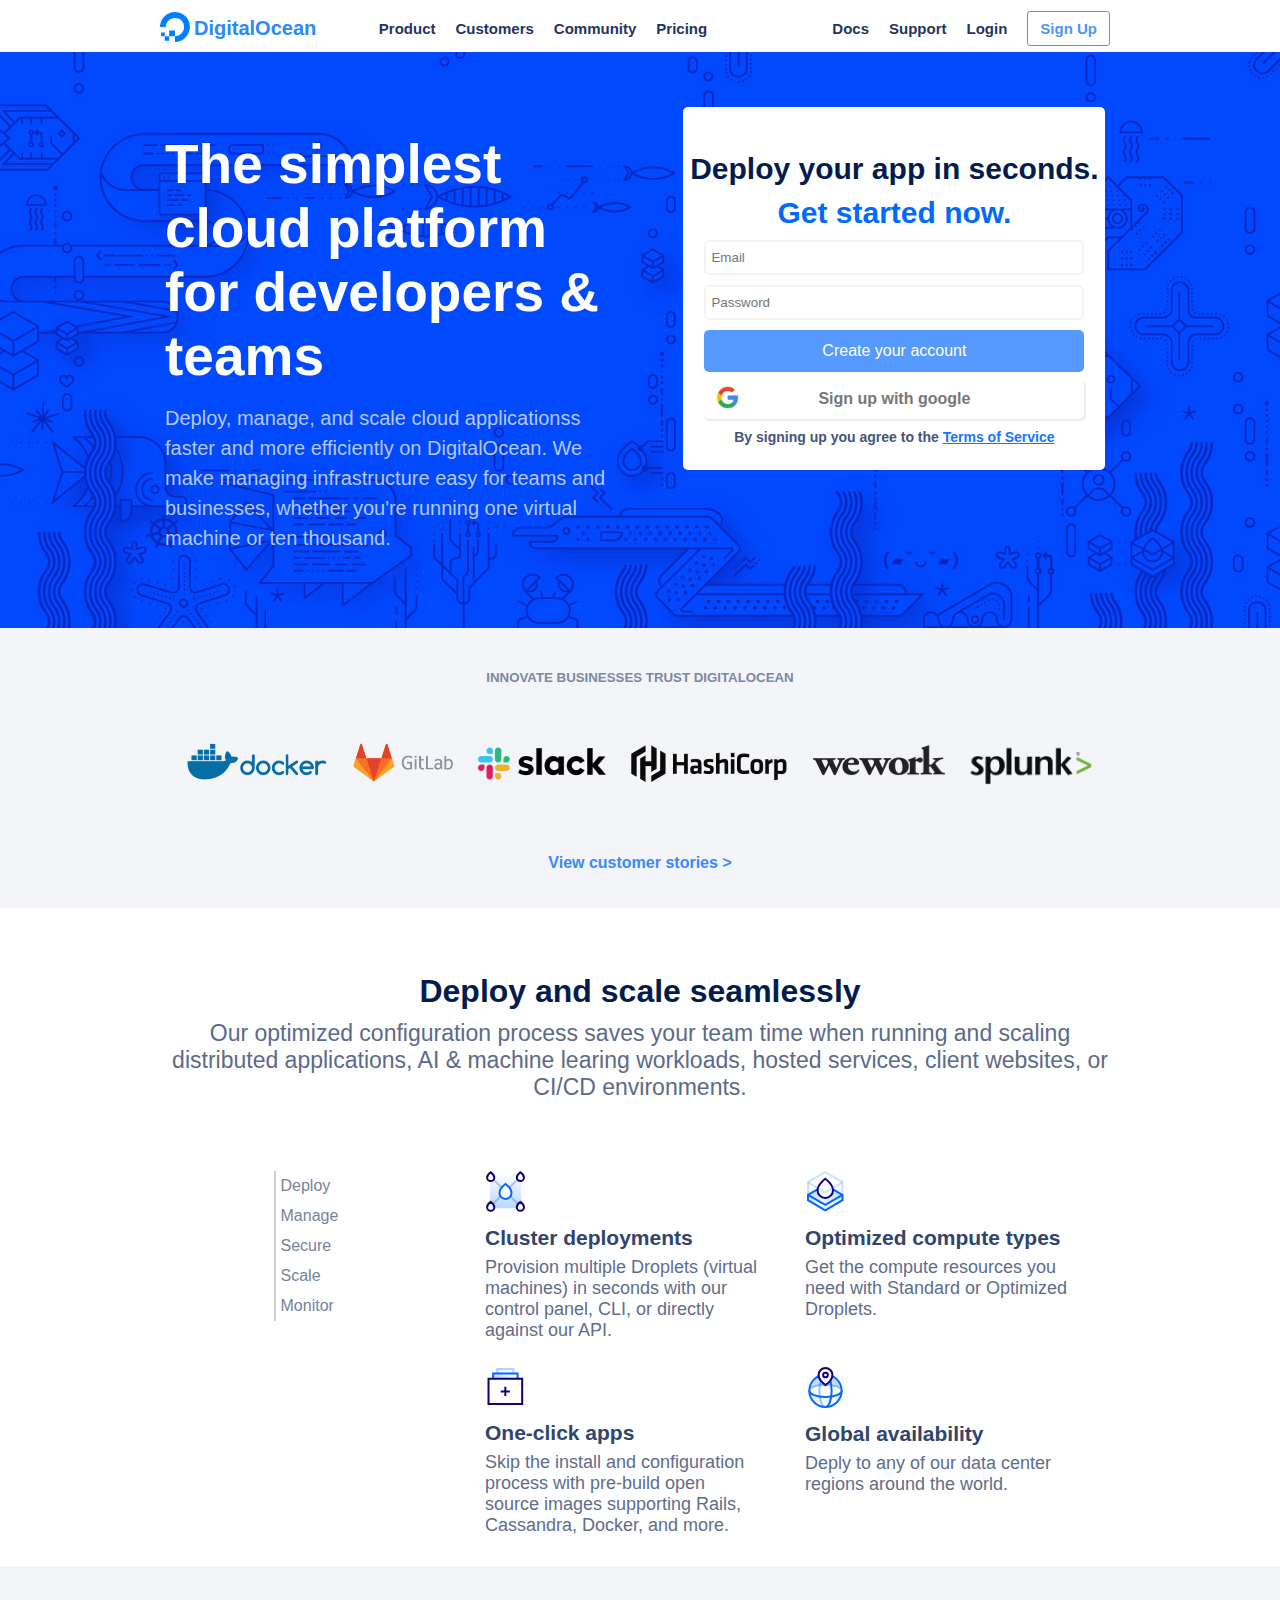
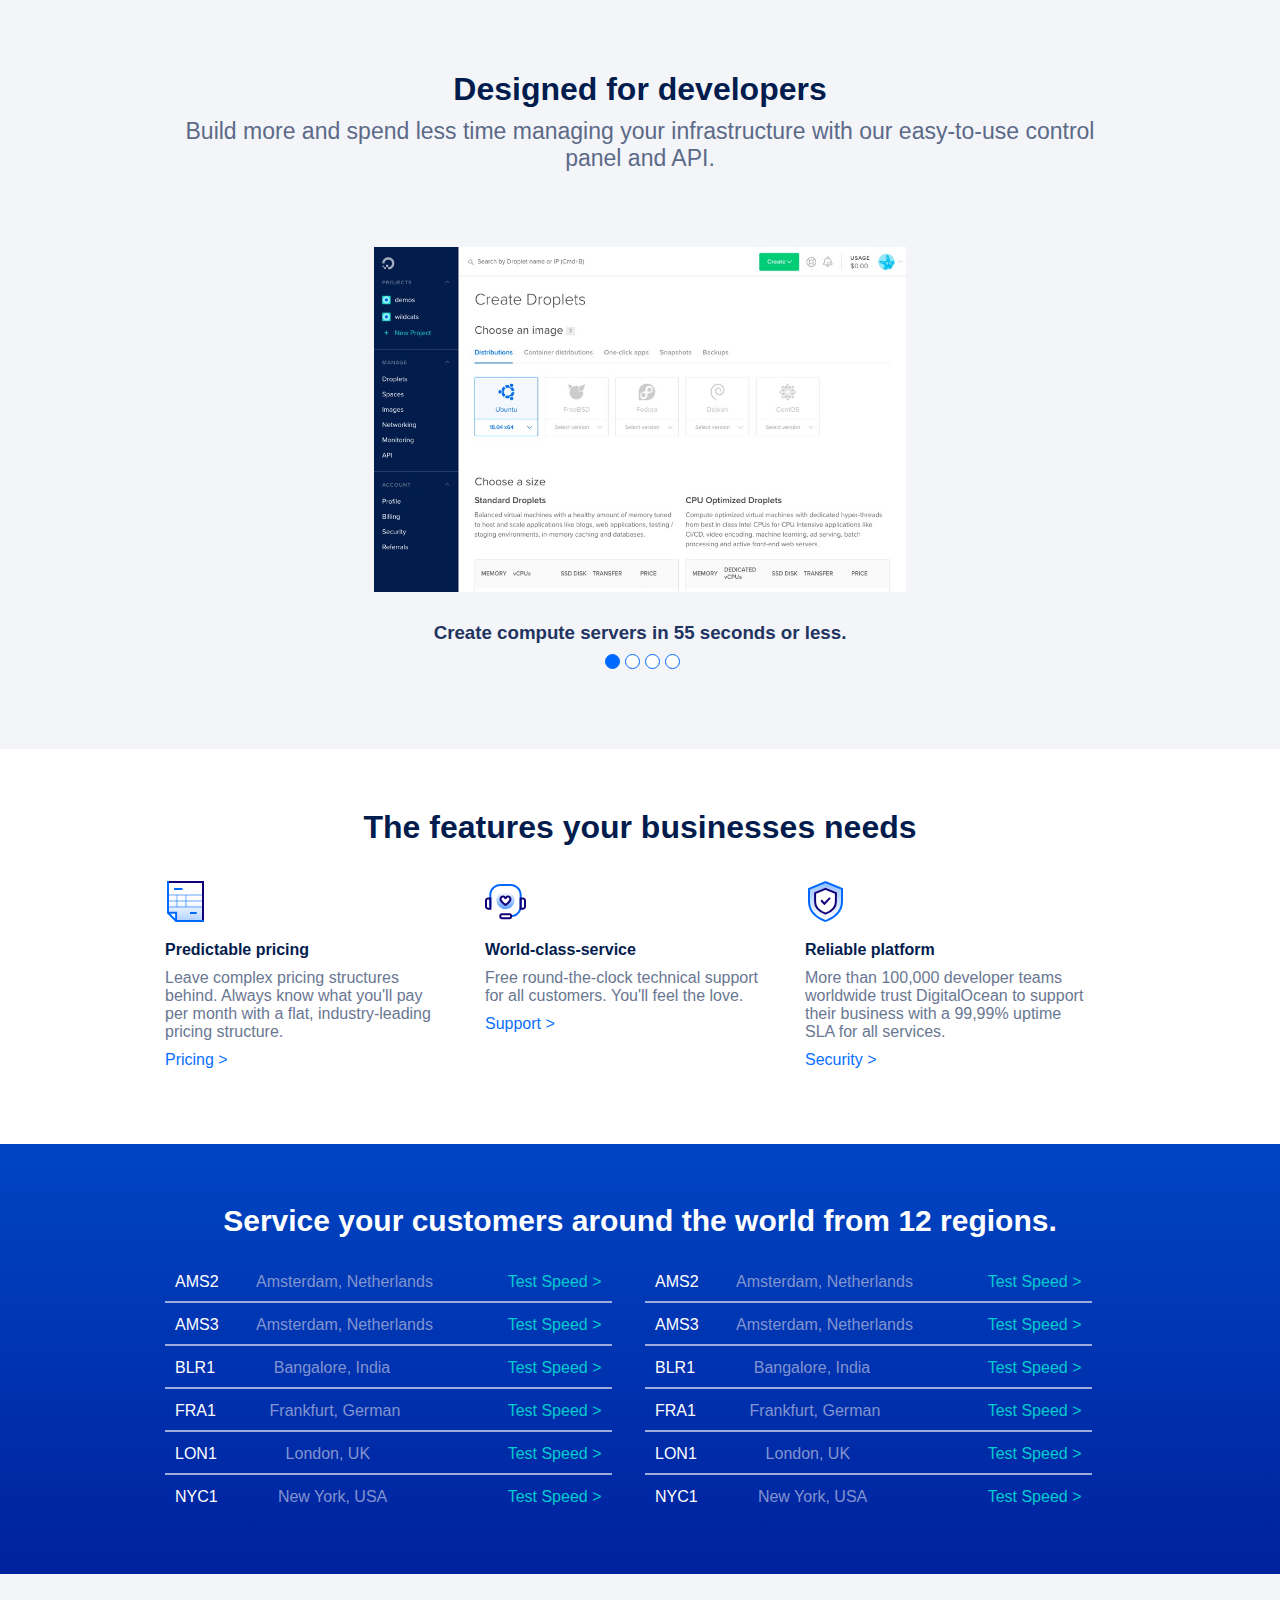
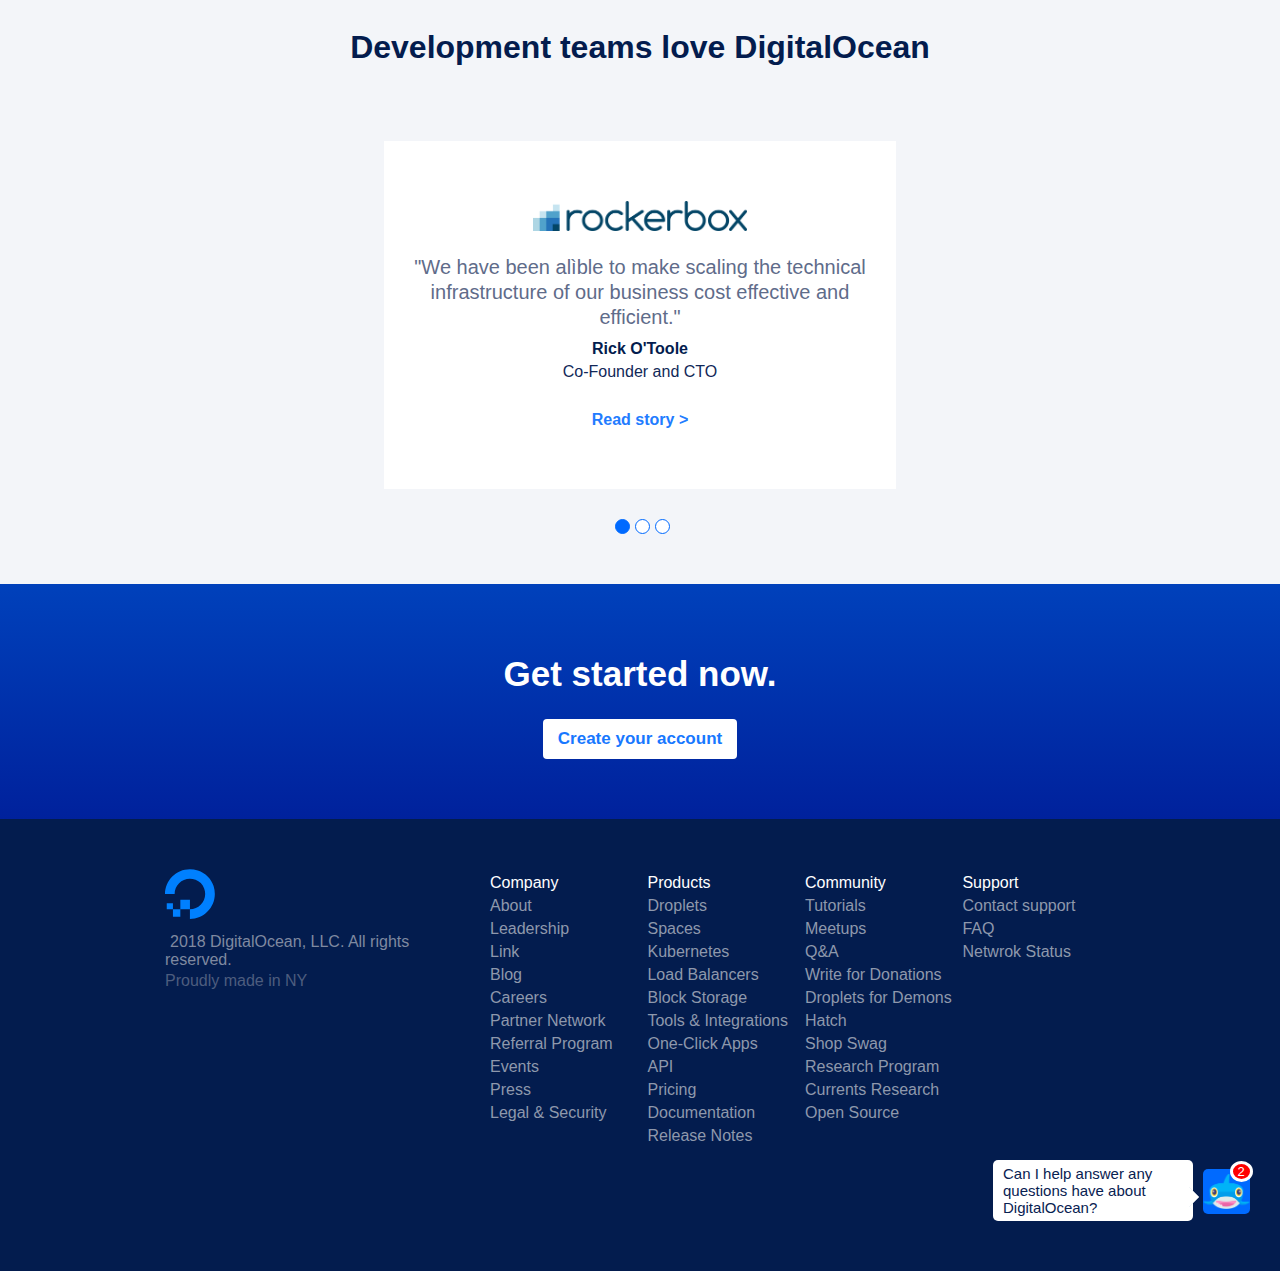
<file: index.html>
<!DOCTYPE html>
<html lang="en">
<head>
    <meta charset="UTF-8">
    <meta http-equiv="X-UA-Compatible" content="IE=edge">
    <meta name="viewport" content="width=device-width, initial-scale=1.0">
    <title>Digital Ocean</title>
    <link rel="stylesheet" href="./ASSETS/framework.css">
    <link rel="stylesheet" href="./ASSETS/style.css">
    <link rel="stylesheet" href="https://cdnjs.cloudflare.com/ajax/libs/font-awesome/5.15.3/css/all.min.css " integrity="sha512-iBBXm8fW90+nuLcSKlbmrPcLa0OT92xO1BIsZ+ywDWZCvqsWgccV3gFoRBv0z+8dLJgyAHIhR35VZc2oM/gI1w== " crossorigin="anonymous" />
</head>
<body>
    
    <!-- HEADER -->
    <header>
        <div class="container">
            <div class="row">

                <!-- NAVBAR -->
                <div class="navbar">
    
                    <!-- PRIMA PARTE NAV -->
                    <div class="navbar_left cursor blue_text">
                        <img src="./img/logo-small.svg" alt="logo digital ocean">
                    </div>
                    <h1 class="cursor">DigitalOcean</h1>
                    <!-- /PRIMA PARTE NAV -->
    
                    <!-- SECONDA PARTE NAV -->
                    <div class="navbar_center blue_text">
                        <ul>
                            <li class="cursor">Product<i class="fas fa-chevron-down"></i></li>
                            <li class="cursor">Customers</li>
                            <li class="cursor">Community<i class="fas fa-chevron-down"></i></li>
                            <li class="cursor">Pricing</li>
                        </ul>
                    </div>
                    <!-- /SECONDA PARTE NAV -->
    
                    <!-- TERZA PARTE NAV -->
                    <div class="navbar_right blue_text">
                        <ul>
                            <li class="cursor">Docs</li>
                            <li class="cursor">Support<i class="fas fa-chevron-down"></i></li>
                            <li class="cursor">Login</li>
                            <li>
                                <a href="#">Sign Up</a>
                            </li>
                        </ul>
                    </div>
                    <!-- TERZA PARTE NAV -->
                    
                    <div class="menu cursor">
                        <i class="fas fa-bars"></i>
                    </div>
                </div>
                <!-- /NAVBAR -->
                
            </div>
        </div>

        <div class="header_banner">

            <div class="container">
                <div class="row">

                    <!-- BANNER -->

                    <!-- LEFT BANNER -->
                    <div class="left_banner col_lg_6 col_md_6 col_xs_12">
                        <div class="title">
                            <h1>The simplest cloud platform for developers & teams</h1>
                            <p>Deploy, manage, and scale cloud applicationss faster and more efficiently on DigitalOcean. We make managing infrastructure easy for teams and businesses, whether you're running one virtual machine or ten thousand.</p>
                        </div>
                        
                    </div>
                    <!-- /LEFT BANNER -->

                    <!-- RIGHT BANNER -->
                    <div class="right_banner col_lg_6 col_md_6 col_xs_12">
                        <div class="form">
                            <div>
                                <h2> Deploy your app in seconds. </h2>
                                <h2> Get started now. </h2>
                            </div>
                            <input type="email" placeholder="Email">
                            <input type="password" placeholder="Password">
                            <div class="button_blue">
                                <a href="#">Create your account</a>  
                            </div>
                            <div class="button_white clearfix">
                                <div class="button_white_left cursor">
                                    <img src="./img/google-icon.png" alt="">
                                </div>
                                    
                                <div class="button_white_right">
                                    <a href="#">Sign up with google</a> 
                                </div>
                            </div>
                            <p>
                                By signing up you agree to the <a href="#">Terms of Service</a>
                            </p>
                        </div>
                    </div>
                    <!-- /RIGHT BANNER -->

                    <!-- /BANNER -->
                </div> 
            </div>
               
        </div>        
    </header>
    <!-- /HEADER -->

    <!-- MAIN -->
    <main>

        <!-- LOGHI -->
        <div class="block_logos">
            <div class="container">
                <h5 class="logos_title col_lg_12 col_md_12">
                    Innovate Businesses trust digitalocean
                </h5> 
                <div class="logos col_lg_12 col_md_12">
                    <div class="">
                        <img src="./img/docker.svg" alt="logo Docker">
                    </div>
                    <div class="">
                        <img src="./img/gitlab.svg" alt="logo GitLab">
                    </div>
                    <div class="">
                        <img src="./img/slack.svg" alt="logo slack">
                    </div>
                    <div class="">
                        <img src="./img/hashicorp.svg" alt="logo HashiCorp">
                    </div>
                    <div class="">
                        <img src="./img/wework.svg" alt="logo HashiCorp">
                    </div>
                    <div class="">
                        <img src="./img/splunk.svg" alt="logo Splunk">
                    </div>      
                </div>
                <div class="logos_link ">
                    <a href="">View customer stories ></a>
                </div>
            </div> 
        </div>
        <!-- /LOGHI -->
    
        <!-- TRE COLONNE -->
        <div class="container">
            <div class="row">
                <div class="title_three_columns col_lg_12 col_md_12 col_xs_12">
                    <h2>
                        Deploy and scale seamlessly
                    </h2>
                    <p>
                        Our optimized configuration process saves your team time when running and scaling distributed applications, AI & machine learing workloads, hosted services, client websites, or CI/CD environments.
                    </p>
                </div>
        
                <div class="three_columns">
                    <div class="col_lg_4 col_md_4">
                        <div class="three_columns_list">
                            <ul>
                                <li>Deploy</li>
                                <li>Manage</li>
                                <li>Secure</li>
                                <li>Scale</li>
                                <li>Monitor</li>
                            </ul>
                        </div>
                        
                    </div>
                    <div class="col_lg_4 col_md_4"> 
                        <div>
                            <img src="./img/cluster-deploy.svg" alt="logo cluster deploy">
                            <h5>
                                Cluster deployments
                            </h5>
                            <p>
                                Provision multiple Droplets (virtual machines) in seconds with our control panel, CLI, or directly against our API.
                            </p>
                        </div>
                        <div>
                            <img src="./img/one-click.svg" alt="logo one click">
                            <h5>
                                One-click apps
                            </h5>
                            <p>
                                Skip the install and configuration process with pre-build open source images supporting Rails, Cassandra, Docker, and more.
                            </p>
                        </div>
                    </div>
                    <div class="col_lg_4 col_md_4">
                        <div>
                            <img src="./img/optimized-compute.svg" alt="logo optimized-compute">
                            <h5>
                                Optimized compute types
                            </h5>
                            <p>
                                Get the compute resources you need with Standard or Optimized Droplets.
                            </p>
                        </div>
                        <div class="right_bottom">
                            <img src="./img/global.svg" alt="icona Global">
                            <h5>
                                Global availability
                            </h5>
                            <p>
                                Deply to any of our data center regions around the world.
                            </p>
                        </div>
                    </div>
                </div>
            </div>
        </div>
        <!-- TRE COLONNE -->
    
        <!-- SLIDER -->
        <div class="slider">
            <div class="container">
                <div class="row">
                    <div class="title_slider col_lg_12 col_md_12">
                        <h2>
                            Designed for developers
                        </h2>
                        <p>
                            Build more and spend less time managing your infrastructure with our easy-to-use control panel and API.
                        </p>
                    </div>
                    <div class="img_slider">
                        <div class="prev cursor">
                            <i class="fas fa-angle-left"></i>
                        </div>
                        <img src="./img/slide.jpg" alt="">
                        <div class="next cursor">
                            <i class="fas fa-angle-right"></i>
                        </div>
                    </div>
                    <h3>
                        Create compute servers in 55 seconds or less.
                    </h3>
                    <div class="pallini">
                        <div></div>
                        <div></div>
                        <div></div>
                        <div></div>
                    </div>
                </div>
            </div>
        </div>
        <!-- /SLIDER -->
    
        <!-- FEATURES -->
        <div class="container">
            <div class="row">
                <div class="features">
                    <h1>The features your businesses needs</h1>
                    <div class="features_left col_lg_4 col_md_4 col_xs_12">
                        <img src="./img/pred-pricing.svg" alt="logo Predictable pricing">
                        <h4>Predictable pricing</h4>
                        <p>Leave complex pricing structures behind. Always know what you'll pay per month with a flat, industry-leading pricing structure.</p>
                        <a href="#">Pricing ></a>
                    </div>
                    <div class="features_center col_lg_4 col_md_4 col_xs_12">
                        <img src="./img/world-class.svg" alt="logo World-class service">
                        <h4>World-class-service</h4>
                        <p>Free round-the-clock technical support for all customers. You'll feel the love.</p>
                        <a href="#">Support ></a>
                    </div>
                    <div class="features_right col_lg_4 col_md_4 col_xs_12">
                        <img src="./img/reliable-platform.svg" alt="Logo reliable platform">
                        <h4>Reliable platform</h4>
                        <p>More than 100,000 developer teams worldwide trust DigitalOcean to support their business with a 99,99% uptime SLA for all services.</p>
                        <a href="#">Security ></a>
                    </div>
                </div>
            </div>
        </div>
        <!-- /FEATURES -->
    
        <!-- 12 REGIONS -->
        <div class="regions">
            <div class="container">
                <div class="row">
                    <h2>Service your customers around the world from 12 regions.</h2>
                <div class="regions_left col_lg_6 col_md_12 col_xs_12">
                    <div class="travel col_md_12 col_xs_12">
                        <div class="codice">AMS2</div>
                        <div class="city">Amsterdam, Netherlands</div>
                        <div class="speed"><a href="#">Test Speed ></a></div>
                    </div>
                    <div class="travel col_md_12 col_xs_12">
                        <div class="codice">AMS3</div>
                        <div class="city">Amsterdam, Netherlands</div>
                        <div class="speed"><a href="#">Test Speed ></a></div>
                    </div>
                    <div class="travel col_md_12 col_xs_12">
                        <div class="codice">BLR1</div>
                        <div class="city">Bangalore, India</div>
                        <div class="speed"><a href="#">Test Speed ></a></div>
                    </div>
                    <div class="travel col_md_12 col_xs_12">
                        <div class="codice ">FRA1</div>
                        <div class="city ">Frankfurt, German</div>
                        <div class="speed"><a href="#">Test Speed ></a></div>
                    </div>
                    <div class="travel col_md_12 col_xs_12">
                        <div class="codice ">LON1</div>
                        <div class="city ">London, UK</div>
                        <div class="speed"><a href="#">Test Speed ></a></div>
                    </div>
                    <div class="travel col_md_12 col_xs_12">
                        <div class="codice ">NYC1</div>
                        <div class="city ">New York, USA</div>
                        <div class="speed"><a href="#">Test Speed ></a></div>
                    </div>
                </div>
                <div class="regions_right col_lg_6 col_md_12 col_xs_12">
                    <div class="travel col_md_12 col_xs_12">
                        <div class="codice ">AMS2</div>
                        <div class="city ">Amsterdam, Netherlands</div>
                        <div class="speed"><a href="#">Test Speed ></a></div>
                    </div>
                    <div class="travel col_md_12 col_xs_12">
                        <div class="codice ">AMS3</div>
                        <div class="city ">Amsterdam, Netherlands</div>
                        <div class="speed"><a href="#">Test Speed ></a></div>
                    </div>
                    <div class="travel col_md_12 col_xs_12">
                        <div class="codice ">BLR1</div>
                        <div class="city ">Bangalore, India</div>
                        <div class="speed"><a href="#">Test Speed ></a></div>
                    </div>
                    <div class="travel col_md_12 col_xs_12">
                        <div class="codice ">FRA1</div>
                        <div class="city ">Frankfurt, German</div>
                        <div class="speed"><a href="#">Test Speed ></a></div>
                    </div>
                    <div class="travel col_md_12 col_xs_12">
                        <div class="codice ">LON1</div>
                        <div class="city ">London, UK</div>
                        <div class="speed"><a href="#">Test Speed ></a></div>
                    </div>
                    <div class="travel col_md_12 col_xs_12">
                        <div class="codice ">NYC1</div>
                        <div class="city ">New York, USA</div>
                        <div class="speed"><a href="#">Test Speed ></a></div>
                    </div>
                </div>
                </div>
            </div>
        </div>
        <!-- /12 REGIONS -->
    
        <!-- SECOND SLIDER -->
        <div class="background_slider">
            <div class="row">
                <div class="title_second_slider col_lg_12 col_md_12 col_xs_12">
                    <h2>
                        Development teams love DigitalOcean
                    </h2>
                </div>
        
                <div class="second_slider">
                    <div class="prev_second cursor">
                        <i class="fas fa-angle-left"></i>
                    </div>
            
                    <div class="img_second_slider">
                        <div class="img_rocker">
                            <img src="./img/rockerbox.jpg" alt="">
                        </div>
                        <p>
                            "We have been alìble to make scaling the technical infrastructure of our business cost effective and efficient."
                        </p>
                        <h5>Rick O'Toole</h5>
                        <span>Co-Founder and CTO</span>
                        <a href="#">Read story ></a>
                    </div>
            
                    <div class="next_second cursor">
                        <i class="fas fa-angle-right"></i>
                    </div>
        
                </div>
                <div class="pallini">
                    <div></div>
                    <div></div>
                    <div></div>
                </div>
            </div>
        </div>
        <!-- SECOND SLIDER -->
    
        <!-- ACCOUNT -->
        <div class="background_account">
                <h2>Get started now.</h2>
                <a href="#">Create your account</a>
        </div>
        <!-- /ACCOUNT --> 
        
    </main>
    <!-- MAIN -->

    <!-- FOOTER -->
    <footer>
        <div class="container">
            <div class="row">
                <div class="footer_logo col_lg_4">
                    <img src="./img/logo-small.svg" alt="logo DigitalOcean in versione piccola">
                    <div>
                        <span> <i class="far fa-copyright"></i> 2018 DigitalOcean, LLC. All rights reserved.</span>
                        <span>Proudly made in NY</span>
                    </div>
                    <div class="footer_logos">
                        <i class="fab fa-twitter"></i>
                        <i class="fab fa-facebook-square"></i>
                        <i class="fab fa-instagram"></i>
                        <i class="fab fa-youtube"></i>
                        <i class="fab fa-linkedin"></i>
                    </div>
                </div>
                <div class="footer_list col_lg_8">
                    <div class="list col_lg_3 col_md_6 col_xs_12">
                        <ul>
                            <li>Company</li>
                            <li>About</li>
                            <li>Leadership</li>
                            <li>Link</li>
                            <li>Blog</li>
                            <li>Careers</li>
                            <li>Partner Network</li>
                            <li>Referral Program</li>
                            <li>Events</li>
                            <li>Press</li>
                            <li>Legal & Security</li>
                        </ul>
                    </div>
                    <div class="list col_lg_3 col_md_6 col_xs_12">
                        <ul>
                            <li>Products</li>
                            <li>Droplets</li>
                            <li>Spaces</li>
                            <li>Kubernetes</li>
                            <li>Load Balancers</li>
                            <li>Block Storage</li>
                            <li>Tools & Integrations</li>
                            <li>One-Click Apps</li>
                            <li>API</li>
                            <li>Pricing</li>
                            <li>Documentation</li>
                            <li>Release Notes</li>
                        </ul>
                    </div>
                    <div class="list col_lg_3 col_md_6 col_xs_12">
                        <ul>
                            <li>Community</li>
                            <li>Tutorials</li>
                            <li>Meetups</li>
                            <li>Q&A</li>
                            <li>Write for Donations</li>
                            <li>Droplets for Demons</li>
                            <li>Hatch</li>
                            <li>Shop Swag</li>
                            <li>Research Program</li>
                            <li>Currents Research</li>
                            <li>Open Source</li>
                        </ul>
                    </div>
                    <div class="list col_lg_3 col_md_6 col_xs_12">
                        <ul>
                            <li>Support</li>
                            <li>Contact support</li>
                            <li>FAQ</li>
                            <li>Netwrok Status</li>
                        </ul>
                    </div>
                </div>
            </div>
        </div>

        <div class="bot">
            <p>Can I help answer any questions have about DigitalOcean?</p>
            <div class="img_bot">
                <img src="./img/shark.png" alt="">
                <div class="badge">2</div>
            </div>
        </div>
    </footer>
    <!-- /FOOTER -->
    
</body>
</html>
</file>
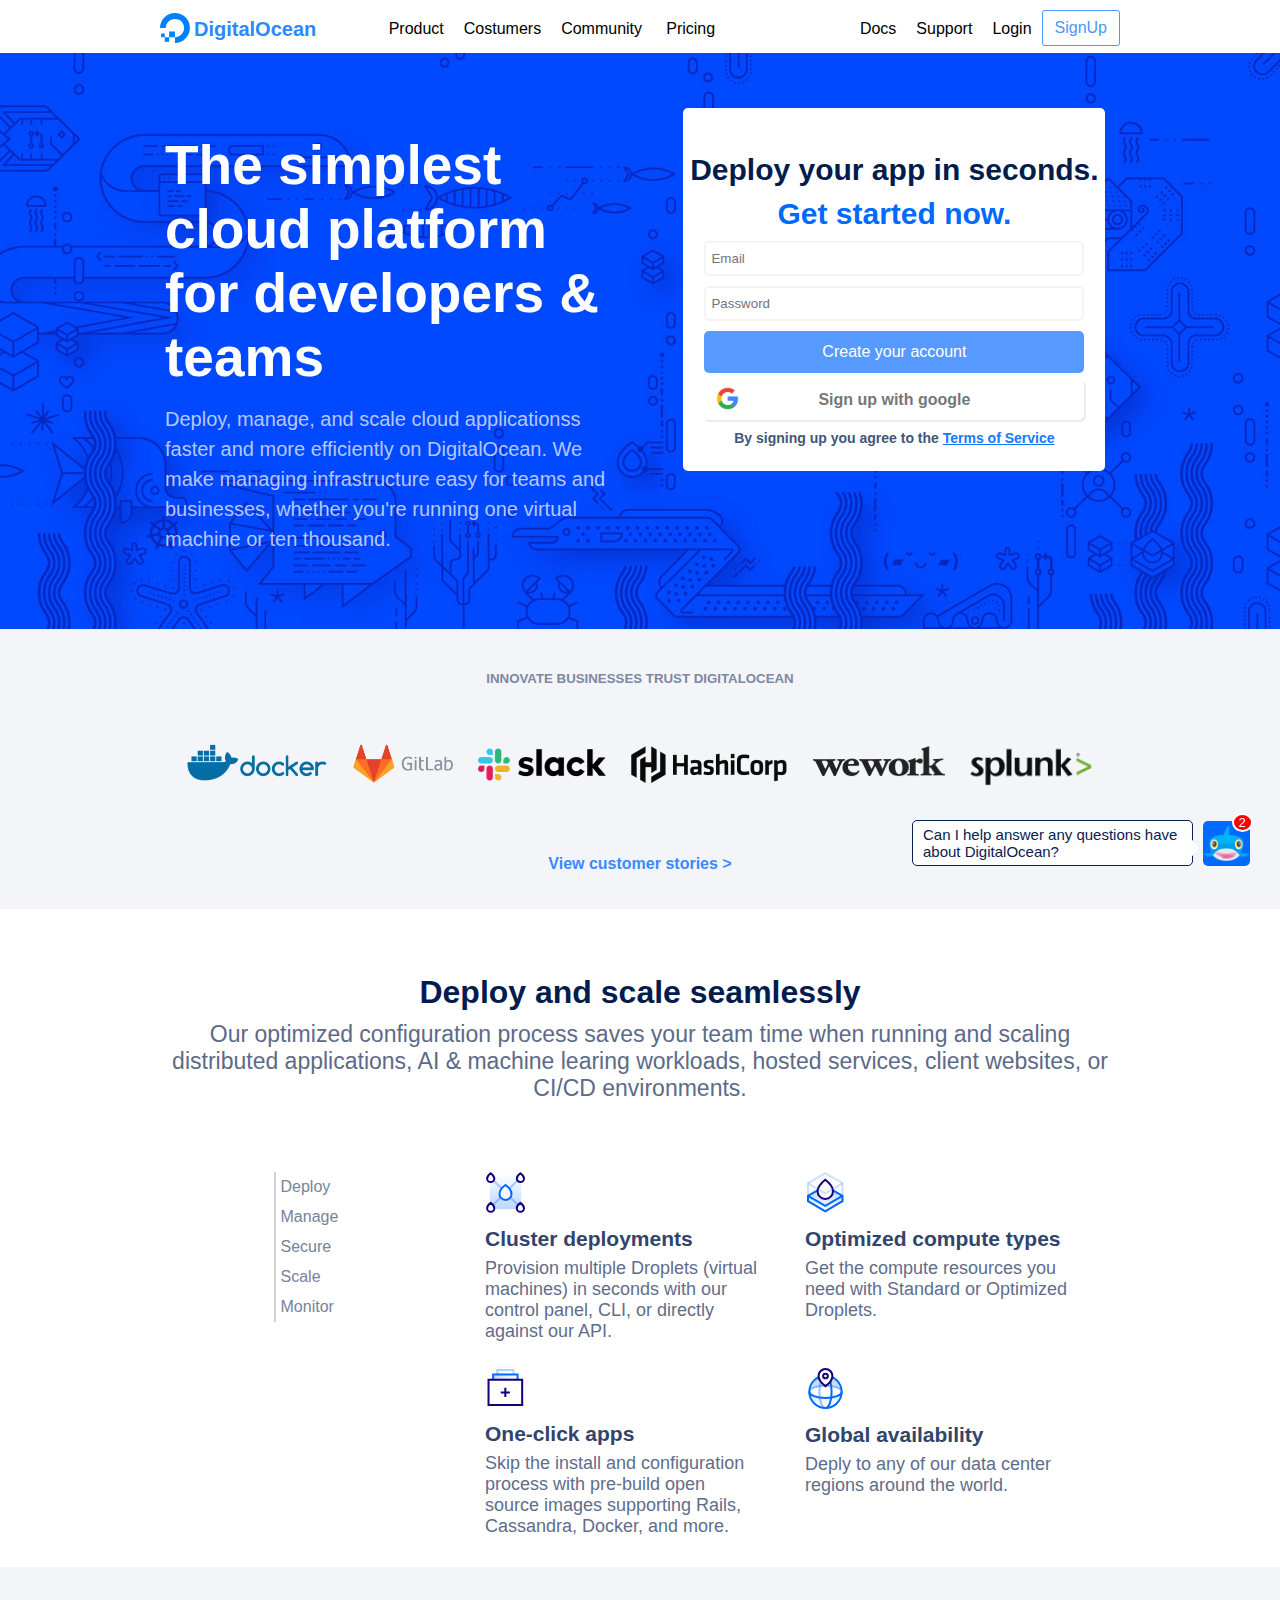
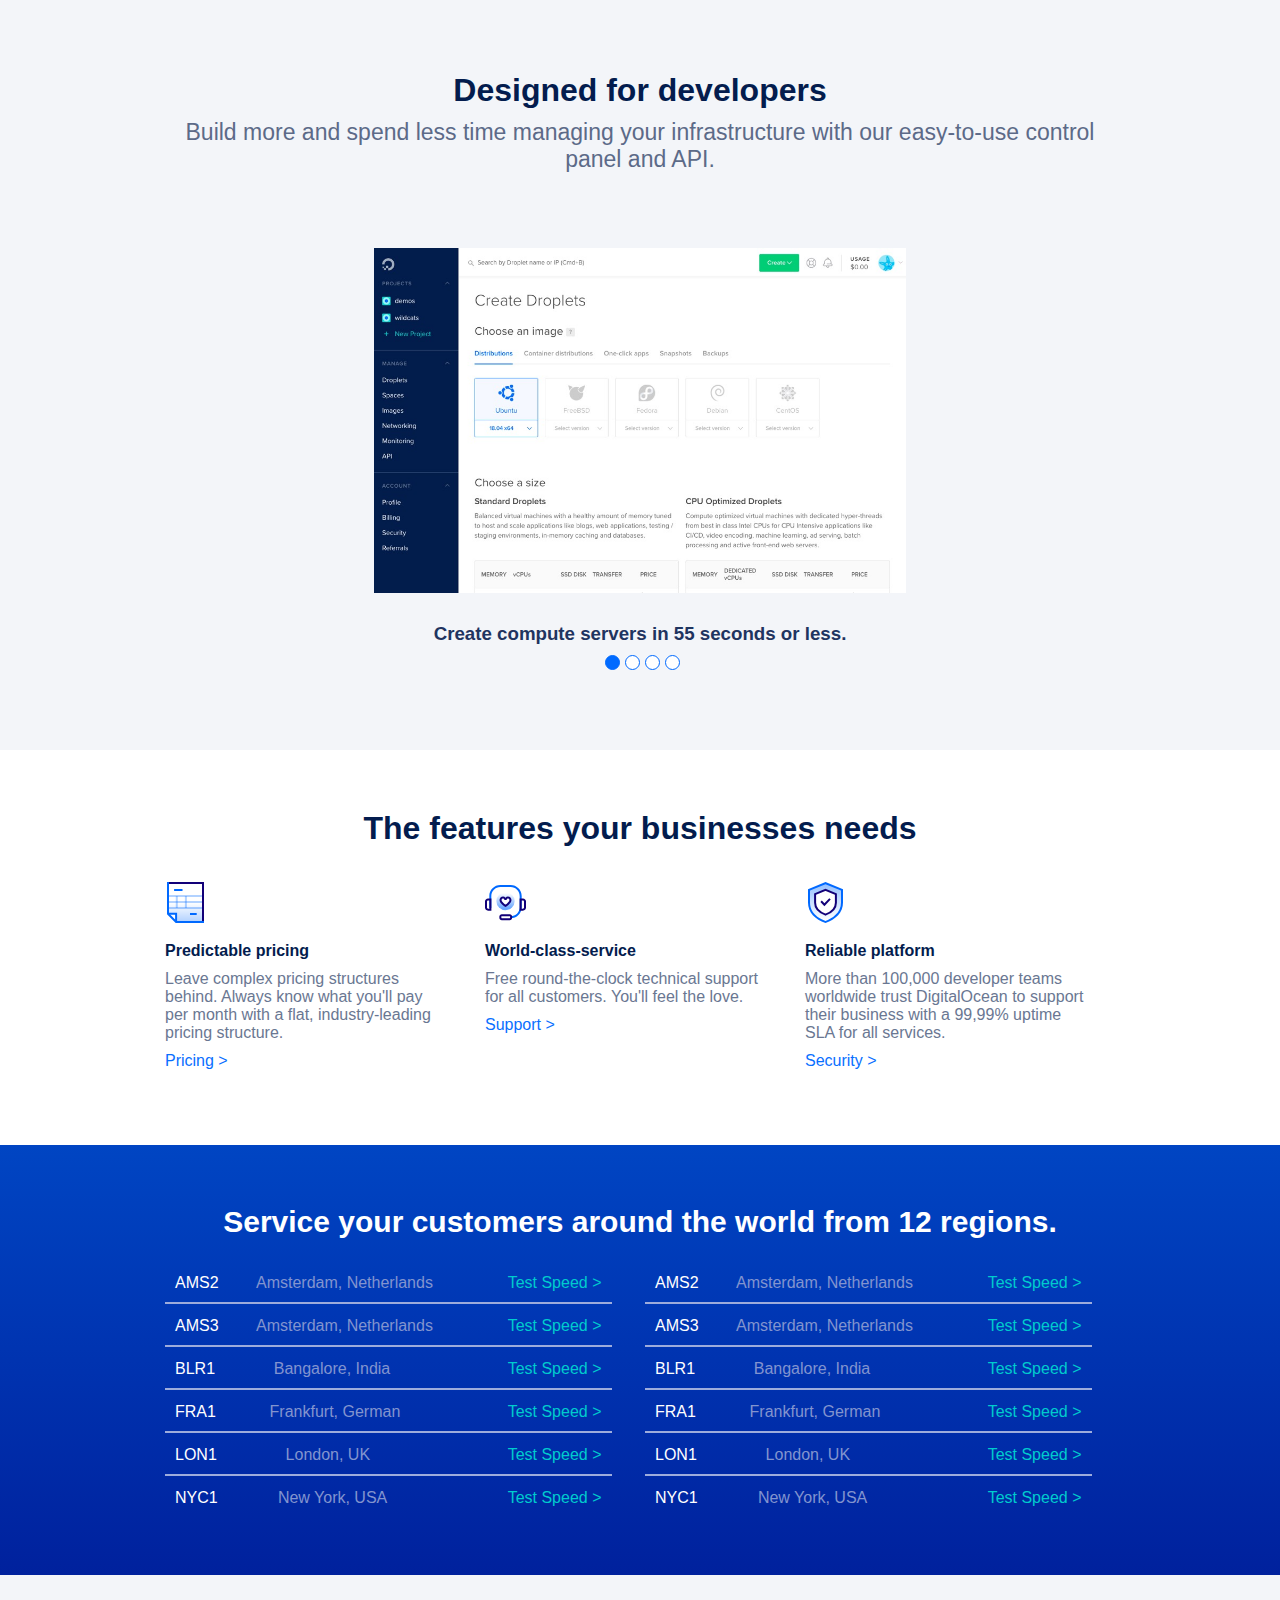
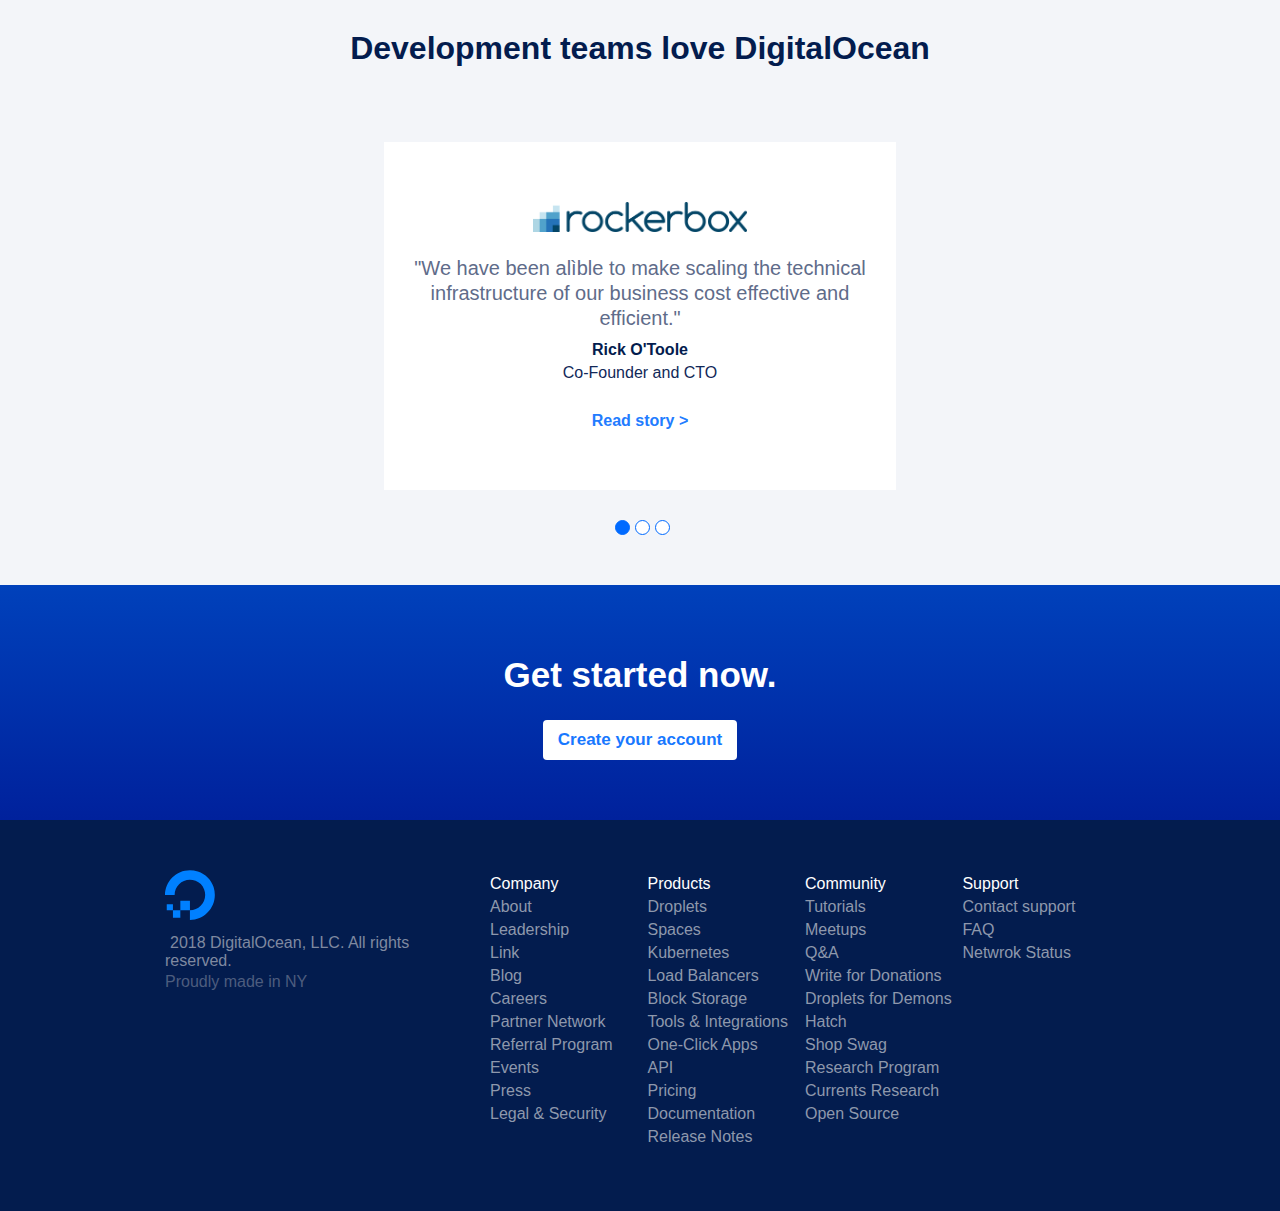
<file: BONUS/index.html>
<!DOCTYPE html>
<html lang="en">
<head>
    <meta charset="UTF-8">
    <meta http-equiv="X-UA-Compatible" content="IE=edge">
    <meta name="viewport" content="width=device-width, initial-scale=1.0">
    <title>Digital Ocean</title>
    <link rel="stylesheet" href="./ASSETS/framework.css">
    <link rel="stylesheet" href="./ASSETS/style.css">
    <link rel="stylesheet" href="https://cdnjs.cloudflare.com/ajax/libs/font-awesome/5.15.3/css/all.min.css " integrity="sha512-iBBXm8fW90+nuLcSKlbmrPcLa0OT92xO1BIsZ+ywDWZCvqsWgccV3gFoRBv0z+8dLJgyAHIhR35VZc2oM/gI1w== " crossorigin="anonymous" />
</head>
<body>
    
    <!-- HEADER -->
    <header>
        <div class="container">
            <div class="row">

                <!-- NAVBAR -->
                <div class="navbar">
    
                    <!-- PRIMA PARTE NAV -->
                    <div class="navbar_left cursor blue_text">
                        <img src="./img/logo-small.svg" alt="logo digital ocean">
                    </div>
                    <h1 class="cursor">DigitalOcean</h1>
                    <!-- /PRIMA PARTE NAV -->
    
                    <!-- SECONDA PARTE NAV -->
                    <div class="navbar_center blue_text">
                        <div class="dropdown">
                            <button class="dropbtn">Product <span><i class="fas fa-chevron-down"></i></span></button>
                            <div class="dropdown-content content">
                                <a href="#">First</a>
                                <a href="#">Second</a>
                                <a href="#">Third</a>
                                <a href="#">Fourth</a>   
                            </div>
                        </div>
    
                        <div class="dropdown">
                            <button class="dropbtn">Costumers<span></button>
                        </div>  
    
                        <div class="dropdown">
                            <button class="dropbtn">Community <span><i class="fas fa-chevron-down"></i></span></button>
                            <div class="dropdown-content content">
                                <a href="#">First</a>
                                <a href="#">Second</a>
                                <a href="#">Third</a>
                                <a href="#">Fourth</a>   
                            </div>
                            <button class="dropbtn">Pricing <span></button>
                        </div>
    
                    </div>
                    <!-- /SECONDA PARTE NAV -->
    
                    <!-- TERZA PARTE NAV -->
                    <div class="navbar_right blue_text">
                        <div class="dropdown">
                            <button class="dropbtn">Docs <span></button>
                            
                        </div>
    
                        <div class="dropdown">
                            <button class="dropbtn">Support <span><i class="fas fa-chevron-down"></i></span></button>
                            <div class="dropdown-content content">
                                <a href="#">First</a>
                                <a href="#">Second</a>
                                <a href="#">Third</a>
                                <a href="#">Fourth</a>   
                            </div>
                        </div>
    
                        <div class="dropdown">
                            <button class="dropbtn">Login <span></button>
                            
                        </div>
    
                        <div class="dropdown">
                            <button class="dropbtn blue">SignUp <span></button>
                            
                        </div>
                        
                    </div>
                    <!-- TERZA PARTE NAV -->
                    
                    <div class="menu cursor">
                        <i class="fas fa-bars"></i>
                    </div>
                </div>
                <!-- /NAVBAR -->
                
            </div>
        </div>

        <div class="header_banner">

            <div class="container">
                <div class="row">

                    <!-- BANNER -->

                    <!-- LEFT BANNER -->
                    <div class="left_banner col_lg_6 col_md_6 col_xs_12">
                        <div class="title">
                            <h1>The simplest cloud platform for developers & teams</h1>
                            <p>Deploy, manage, and scale cloud applicationss faster and more efficiently on DigitalOcean. We make managing infrastructure easy for teams and businesses, whether you're running one virtual machine or ten thousand.</p>
                        </div>
                        
                    </div>
                    <!-- /LEFT BANNER -->

                    <!-- RIGHT BANNER -->
                    <div class="right_banner col_lg_6 col_md_6 col_xs_12">
                        <div class="form">
                            <div>
                                <h2> Deploy your app in seconds. </h2>
                                <h2> Get started now. </h2>
                            </div>
                            <input type="email" placeholder="Email">
                            <input type="password" placeholder="Password">
                            <div class="button_blue">
                                <a href="#">Create your account</a>  
                            </div>
                            <div class="button_white clearfix">
                                <div class="button_white_left cursor">
                                    <img src="./img/google-icon.png" alt="">
                                </div>
                                    
                                <div class="button_white_right">
                                    <a href="#">Sign up with google</a> 
                                </div>
                            </div>
                            <p>
                                By signing up you agree to the <a href="#">Terms of Service</a>
                            </p>
                        </div>
                    </div>
                    <!-- /RIGHT BANNER -->

                    <!-- /BANNER -->
                </div> 
            </div>
               
        </div>        
    </header>
    <!-- /HEADER -->

    <!-- MAIN -->
    <main>

        <!-- LOGHI -->
        <div class="block_logos">
            <div class="container">
                <h5 class="logos_title col_lg_12 col_md_12">
                    Innovate Businesses trust digitalocean
                </h5> 
                <div class="logos col_lg_12 col_md_12">
                    <div class="">
                        <img src="./img/docker.svg" alt="logo Docker">
                    </div>
                    <div class="">
                        <img src="./img/gitlab.svg" alt="logo GitLab">
                    </div>
                    <div class="">
                        <img src="./img/slack.svg" alt="logo slack">
                    </div>
                    <div class="">
                        <img src="./img/hashicorp.svg" alt="logo HashiCorp">
                    </div>
                    <div class="">
                        <img src="./img/wework.svg" alt="logo HashiCorp">
                    </div>
                    <div class="">
                        <img src="./img/splunk.svg" alt="logo Splunk">
                    </div>      
                </div>
                <div class="logos_link ">
                    <a href="">View customer stories ></a>
                </div>
            </div> 
        </div>
        <!-- /LOGHI -->
    
        <!-- TRE COLONNE -->
        <div class="container">
            <div class="row">
                <div class="title_three_columns col_lg_12 col_md_12 col_xs_12">
                    <h2>
                        Deploy and scale seamlessly
                    </h2>
                    <p>
                        Our optimized configuration process saves your team time when running and scaling distributed applications, AI & machine learing workloads, hosted services, client websites, or CI/CD environments.
                    </p>
                </div>
        
                <div class="three_columns">
                    <div class="col_lg_4 col_md_4">
                        <div class="three_columns_list">
                            <ul>
                                <li>Deploy</li>
                                <li>Manage</li>
                                <li>Secure</li>
                                <li>Scale</li>
                                <li>Monitor</li>
                            </ul>
                        </div>
                        
                    </div>
                    <div class="col_lg_4 col_md_4"> 
                        <div>
                            <img src="./img/cluster-deploy.svg" alt="logo cluster deploy">
                            <h5>
                                Cluster deployments
                            </h5>
                            <p>
                                Provision multiple Droplets (virtual machines) in seconds with our control panel, CLI, or directly against our API.
                            </p>
                        </div>
                        <div>
                            <img src="./img/one-click.svg" alt="logo one click">
                            <h5>
                                One-click apps
                            </h5>
                            <p>
                                Skip the install and configuration process with pre-build open source images supporting Rails, Cassandra, Docker, and more.
                            </p>
                        </div>
                    </div>
                    <div class="col_lg_4 col_md_4">
                        <div>
                            <img src="./img/optimized-compute.svg" alt="logo optimized-compute">
                            <h5>
                                Optimized compute types
                            </h5>
                            <p>
                                Get the compute resources you need with Standard or Optimized Droplets.
                            </p>
                        </div>
                        <div class="right_bottom">
                            <img src="./img/global.svg" alt="icona Global">
                            <h5>
                                Global availability
                            </h5>
                            <p>
                                Deply to any of our data center regions around the world.
                            </p>
                        </div>
                    </div>
                </div>
            </div>
        </div>
        <!-- TRE COLONNE -->
    
        <!-- SLIDER -->
        <div class="slider">
            <div class="container">
                <div class="row">
                    <div class="title_slider col_lg_12 col_md_12">
                        <h2>
                            Designed for developers
                        </h2>
                        <p>
                            Build more and spend less time managing your infrastructure with our easy-to-use control panel and API.
                        </p>
                    </div>
                    <div class="img_slider">
                        <div class="prev cursor">
                            <i class="fas fa-angle-left"></i>
                        </div>
                        <img src="./img/slide.jpg" alt="">
                        <div class="next cursor">
                            <i class="fas fa-angle-right"></i>
                        </div>
                    </div>
                    <h3>
                        Create compute servers in 55 seconds or less.
                    </h3>
                    <div class="pallini">
                        <div></div>
                        <div></div>
                        <div></div>
                        <div></div>
                    </div>
                </div>
            </div>
        </div>
        <!-- /SLIDER -->
    
        <!-- FEATURES -->
        <div class="container">
            <div class="row">
                <div class="features">
                    <h1>The features your businesses needs</h1>
                    <div class="features_left col_lg_4 col_md_4 col_xs_12">
                        <img src="./img/pred-pricing.svg" alt="logo Predictable pricing">
                        <h4>Predictable pricing</h4>
                        <p>Leave complex pricing structures behind. Always know what you'll pay per month with a flat, industry-leading pricing structure.</p>
                        <a href="#">Pricing ></a>
                    </div>
                    <div class="features_center col_lg_4 col_md_4 col_xs_12">
                        <img src="./img/world-class.svg" alt="logo World-class service">
                        <h4>World-class-service</h4>
                        <p>Free round-the-clock technical support for all customers. You'll feel the love.</p>
                        <a href="#">Support ></a>
                    </div>
                    <div class="features_right col_lg_4 col_md_4 col_xs_12">
                        <img src="./img/reliable-platform.svg" alt="Logo reliable platform">
                        <h4>Reliable platform</h4>
                        <p>More than 100,000 developer teams worldwide trust DigitalOcean to support their business with a 99,99% uptime SLA for all services.</p>
                        <a href="#">Security ></a>
                    </div>
                </div>
            </div>
        </div>
        <!-- /FEATURES -->
    
        <!-- 12 REGIONS -->
        <div class="regions">
            <div class="container">
                <div class="row">
                    <h2>Service your customers around the world from 12 regions.</h2>
                <div class="regions_left col_lg_6 col_md_12 col_xs_12">
                    <div class="travel col_md_12 col_xs_12">
                        <div class="codice">AMS2</div>
                        <div class="city">Amsterdam, Netherlands</div>
                        <div class="speed"><a href="#">Test Speed ></a></div>
                    </div>
                    <div class="travel col_md_12 col_xs_12">
                        <div class="codice">AMS3</div>
                        <div class="city">Amsterdam, Netherlands</div>
                        <div class="speed"><a href="#">Test Speed ></a></div>
                    </div>
                    <div class="travel col_md_12 col_xs_12">
                        <div class="codice">BLR1</div>
                        <div class="city">Bangalore, India</div>
                        <div class="speed"><a href="#">Test Speed ></a></div>
                    </div>
                    <div class="travel col_md_12 col_xs_12">
                        <div class="codice ">FRA1</div>
                        <div class="city ">Frankfurt, German</div>
                        <div class="speed"><a href="#">Test Speed ></a></div>
                    </div>
                    <div class="travel col_md_12 col_xs_12">
                        <div class="codice ">LON1</div>
                        <div class="city ">London, UK</div>
                        <div class="speed"><a href="#">Test Speed ></a></div>
                    </div>
                    <div class="travel col_md_12 col_xs_12">
                        <div class="codice ">NYC1</div>
                        <div class="city ">New York, USA</div>
                        <div class="speed"><a href="#">Test Speed ></a></div>
                    </div>
                </div>
                <div class="regions_right col_lg_6 col_md_12 col_xs_12">
                    <div class="travel col_md_12 col_xs_12">
                        <div class="codice ">AMS2</div>
                        <div class="city ">Amsterdam, Netherlands</div>
                        <div class="speed"><a href="#">Test Speed ></a></div>
                    </div>
                    <div class="travel col_md_12 col_xs_12">
                        <div class="codice ">AMS3</div>
                        <div class="city ">Amsterdam, Netherlands</div>
                        <div class="speed"><a href="#">Test Speed ></a></div>
                    </div>
                    <div class="travel col_md_12 col_xs_12">
                        <div class="codice ">BLR1</div>
                        <div class="city ">Bangalore, India</div>
                        <div class="speed"><a href="#">Test Speed ></a></div>
                    </div>
                    <div class="travel col_md_12 col_xs_12">
                        <div class="codice ">FRA1</div>
                        <div class="city ">Frankfurt, German</div>
                        <div class="speed"><a href="#">Test Speed ></a></div>
                    </div>
                    <div class="travel col_md_12 col_xs_12">
                        <div class="codice ">LON1</div>
                        <div class="city ">London, UK</div>
                        <div class="speed"><a href="#">Test Speed ></a></div>
                    </div>
                    <div class="travel col_md_12 col_xs_12">
                        <div class="codice ">NYC1</div>
                        <div class="city ">New York, USA</div>
                        <div class="speed"><a href="#">Test Speed ></a></div>
                    </div>
                </div>
                </div>
            </div>
        </div>
        <!-- /12 REGIONS -->
    
        <!-- SECOND SLIDER -->
        <div class="background_slider">
            <div class="row">
                <div class="title_second_slider col_lg_12 col_md_12 col_xs_12">
                    <h2>
                        Development teams love DigitalOcean
                    </h2>
                </div>
        
                <div class="second_slider">
                    <div class="prev_second cursor">
                        <i class="fas fa-angle-left"></i>
                    </div>
            
                    <div class="img_second_slider">
                        <div class="img_rocker">
                            <img src="./img/rockerbox.jpg" alt="">
                        </div>
                        <p>
                            "We have been alìble to make scaling the technical infrastructure of our business cost effective and efficient."
                        </p>
                        <h5>Rick O'Toole</h5>
                        <span>Co-Founder and CTO</span>
                        <a href="#">Read story ></a>
                    </div>
            
                    <div class="next_second cursor">
                        <i class="fas fa-angle-right"></i>
                    </div>
        
                </div>
                <div class="pallini">
                    <div></div>
                    <div></div>
                    <div></div>
                </div>
            </div>
        </div>
        <!-- SECOND SLIDER -->
    
        <!-- ACCOUNT -->
        <div class="background_account">
                <h2>Get started now.</h2>
                <a href="#">Create your account</a>
        </div>
        <!-- /ACCOUNT --> 
        
    </main>
    <!-- MAIN -->

    <!-- FOOTER -->
    <footer>
        <div class="container">
            <div class="row">
                <div class="footer_logo col_lg_4">
                    <img src="./img/logo-small.svg" alt="logo DigitalOcean in versione piccola">
                    <div>
                        <span> <i class="far fa-copyright"></i> 2018 DigitalOcean, LLC. All rights reserved.</span>
                        <span>Proudly made in NY</span>
                    </div>
                    <div class="footer_logos">
                        <i class="fab fa-twitter"></i>
                        <i class="fab fa-facebook-square"></i>
                        <i class="fab fa-instagram"></i>
                        <i class="fab fa-youtube"></i>
                        <i class="fab fa-linkedin"></i>
                    </div>
                </div>
                <div class="footer_list col_lg_8">
                    <div class="list col_lg_3 col_md_6 col_xs_12">
                        <ul>
                            <li>Company</li>
                            <li>About</li>
                            <li>Leadership</li>
                            <li>Link</li>
                            <li>Blog</li>
                            <li>Careers</li>
                            <li>Partner Network</li>
                            <li>Referral Program</li>
                            <li>Events</li>
                            <li>Press</li>
                            <li>Legal & Security</li>
                        </ul>
                    </div>
                    <div class="list col_lg_3 col_md_6 col_xs_12">
                        <ul>
                            <li>Products</li>
                            <li>Droplets</li>
                            <li>Spaces</li>
                            <li>Kubernetes</li>
                            <li>Load Balancers</li>
                            <li>Block Storage</li>
                            <li>Tools & Integrations</li>
                            <li>One-Click Apps</li>
                            <li>API</li>
                            <li>Pricing</li>
                            <li>Documentation</li>
                            <li>Release Notes</li>
                        </ul>
                    </div>
                    <div class="list col_lg_3 col_md_6 col_xs_12">
                        <ul>
                            <li>Community</li>
                            <li>Tutorials</li>
                            <li>Meetups</li>
                            <li>Q&A</li>
                            <li>Write for Donations</li>
                            <li>Droplets for Demons</li>
                            <li>Hatch</li>
                            <li>Shop Swag</li>
                            <li>Research Program</li>
                            <li>Currents Research</li>
                            <li>Open Source</li>
                        </ul>
                    </div>
                    <div class="list col_lg_3 col_md_6 col_xs_12">
                        <ul>
                            <li>Support</li>
                            <li>Contact support</li>
                            <li>FAQ</li>
                            <li>Netwrok Status</li>
                        </ul>
                    </div>
                </div>
            </div>
        </div>

        <div class="chat">
            <div class="bot">
                <p>Can I help answer any questions have about DigitalOcean?</p>
                <div class="img_bot">
                    <img src="./img/shark.png" alt="">
                    <div class="badge">2</div>
                </div>
            </div>
        </div>
        
    </footer>
    <!-- /FOOTER -->
    
</body>
</html>
</file>
<file: ASSETS/framework.css>
*{
    box-sizing: border-box;
    padding: 0;
    margin: 0;
}

/* .container{
    max-width: 1600px;
    margin: 0 auto;
} */

.row{
    width: 100%;
}

/* CLEARFIX */
.row::after{
    content: "";
    display: table;
    clear: both;
}

/* 12 COLUMN */
[class*="col_"]{
    float: left;
    padding: 5px;
    position: relative;
}

.debug [class*="col_"]{
    background-color: rgba(255, 192, 203, 1);
    border: 2px solid black;
}

/* SCREEN (<=767PX) */
@media screen and (max-width:767px){

    .col_xs_1{
        width: calc((100%/12) *1);
    }
    
    .col_xs_2{
        width: calc((100%/12) *2);
    }
    
    .col_xs_3{
        width: calc((100%/12) *3);
    }
    
    .col_xs_4{
        width: calc((100%/12) *4);
    }
    
    .col_xs_5{
        width: calc((100%/12) *5);
    }
    
    .col_xs_6{
        width: calc((100%/12) *6);
    }
    
    .col_xs_7{
        width: calc((100%/12) *7);
    }
    
    .col_xs_8{
        width: calc((100%/12) *8);
    }
    
    .col_xs_9{
        width: calc((100%/12) *9);
    }
    
    .col_xs_10{
        width: calc((100%/12) *10);
    }
    
    .col_xs_11{
        width: calc((100%/12) *11);
    }
    
    .col_xs_12{
        width: calc((100%/12) *12);
    }

    /* OFFSET */
    .col_xs_offset_1{
        margin-left: calc((100%/12) *1);
    }
    
    .col_xs_offset_2{
        margin-left: calc((100%/12) *2);
    }
    
    .col_xs_offset_3{
        margin-left: calc((100%/12) *3);
    }
    
    .col_xs_offset_4{
        margin-left: calc((100%/12) *4);
    }
    
    .col_xs_offset_5{
        margin-left: calc((100%/12) *5);
    }
    
    .col_xs_offset_6{
        margin-left: calc((100%/12) *6);
    }
    
    .col_xs_offset_7{
        margin-left: calc((100%/12) *7);
    }
    
    .col_xs_offset_8{
        margin-left: calc((100%/12) *8);
    }
    
    .col_xs_offset_9{
        margin-left: calc((100%/12) *9);
    }
    
    .col_xs_offset_10{
        margin-left: calc((100%/12) *10);
    }
    
    .col_xs_offset_11{
        margin-left: calc((100%/12) *11);
    }
}
/* /SCREEN (<=768PX) */

/* SCREEN (768PX)><(991PX) */
@media screen and (min-width:768px) 
and (max-width: 991px){

    /* COLUMN */
    .col_md_1{
        width: calc((100%/12) *1);
    }
    
    .col_md_2{
        width: calc((100%/12) *2);
    }
    
    .col_md_3{
        width: calc((100%/12) *3);
    }
    
    .col_md_4{
        width: calc((100%/12) *4);
    }
    
    .col_md_5{
        width: calc((100%/12) *5);
    }
    
    .col_md_6{
        width: calc((100%/12) *6);
    }
    
    .col_md_7{
        width: calc((100%/12) *7);
    }
    
    .col_md_8{
        width: calc((100%/12) *8);
    }
    
    .col_md_9{
        width: calc((100%/12) *9);
    }
    
    .col_md_10{
        width: calc((100%/12) *10);
    }
    
    .col_md_11{
        width: calc((100%/12) *11);
    }
    
    .col_md_12{
        width: calc((100%/12) *12);
    }
    /* /COLUMN */

    /* OFFSET */
    .col_md_offset_1{
        margin-left: calc((100%/12) *1);
    }
    
    .col_md_offset_2{
        margin-left: calc((100%/12) *2);
    }
    
    .col_md_offset_3{
        margin-left: calc((100%/12) *3);
    }
    
    .col_md_offset_4{
        margin-left: calc((100%/12) *4);
    }
    
    .col_md_offset_5{
        margin-left: calc((100%/12) *5);
    }
    
    .col_md_offset_6{
        margin-left: calc((100%/12) *6);
    }
    
    .col_md_offset_7{
        margin-left: calc((100%/12) *7);
    }
    
    .col_md_offset_8{
        margin-left: calc((100%/12) *8);
    }
    
    .col_md_offset_9{
        margin-left: calc((100%/12) *9);
    }
    
    .col_md_offset_10{
        margin-left: calc((100%/12) *10);
    }
    
    .col_md_offset_11{
        margin-left: calc((100%/12) *11);
    }
}
/* /SCREEN (768PX)><(991PX) */

/* SCREEN (>=992PX) */
@media screen and (min-width:992px){
    
    .col_lg_1{
        width: calc((100%/12) *1);
    }
    
    .col_lg_2{
        width: calc((100%/12) *2);
    }
    
    .col_lg_3{
        width: calc((100%/12) *3);
    }
    
    .col_lg_4{
        width: calc((100%/12) *4);
    }
    
    .col_lg_5{
        width: calc((100%/12) *5);
    }
    
    .col_lg_6{
        width: calc((100%/12) *6);
    }
    
    .col_lg_7{
        width: calc((100%/12) *7);
    }
    
    .col_lg_8{
        width: calc((100%/12) *8);
    }
    
    .col_lg_9{
        width: calc((100%/12) *9);
    }
    
    .col_lg_10{
        width: calc((100%/12) *10);
    }
    
    .col_lg_11{
        width: calc((100%/12) *11);
    }
    
    .col_lg_12{
        width: calc((100%/12) *12);
    }

    /* OFFSET */
    .col_lg_offset_1{
        margin-left: calc((100%/12) *1);
    }
    
    .col_lg_offset_2{
        margin-left: calc((100%/12) *2);
    }
    
    .col_lg_offset_3{
        margin-left: calc((100%/12) *3);
    }
    
    .col_lg_offset_4{
        margin-left: calc((100%/12) *4);
    }
    
    .col_lg_offset_5{
        margin-left: calc((100%/12) *5);
    }
    
    .col_lg_offset_6{
        margin-left: calc((100%/12) *6);
    }
    
    .col_lg_offset_7{
        margin-left: calc((100%/12) *7);
    }
    
    .col_lg_offset_8{
        margin-left: calc((100%/12) *8);
    }
    
    .col_lg_offset_9{
        margin-left: calc((100%/12) *9);
    }
    
    .col_lg_offset_10{
        margin-left: calc((100%/12) *10);
    }
    
    .col_lg_offset_11{
        margin-left: calc((100%/12) *11);
    }
}
/* /SCREEN (>=992PX) */
</file>
<file: ASSETS/style.css>
/* GENERAL RULES */
body{
    background-color: white;
    font-family: 'Inter-Medium','Helvetica','san-serif';
}

.clearfix::after{
    content: "";
    display: table;
    clear: both;
}

.container{
    max-width: 75%;
    margin: auto;
}

.cursor{
    cursor: pointer;
}

@media screen and (min-width:768px) 
and (max-width: 991px){
    .row{
        width: 100%;
    }

}
@media screen and (max-width:767px){
    .row{
        width: 100%;
    }
}
/* /GENERAL RULES */


.navbar{
    display: flex;
    align-items: center;
    padding-top: 10px;
    margin-bottom: 5px;
}


.navbar h1{
    color: rgba(42, 137, 253, 1);
    font-size: 20px;
    margin-left: 4px;
}

.navbar_left img{
    height: 30px;
}

.navbar_center{
    display: flex;
    flex-grow: 1;
}

.navbar_right{
    display: flex;
    flex-grow: 1;
    justify-content: flex-end;
}

.navbar h1{
    display: flex;
    flex-grow: 1;
}

.navbar_center ul, .navbar_right ul{
    list-style: none;
    display: flex;
}

.navbar_center ul>li, .navbar_right ul>li{
    margin: 10px;
}

.navbar_center ul>li>a, .navbar_right ul>li>a{
    color: rgba(75, 150, 255, 1);
    text-decoration: none;
    border: 1px solid rgba(75, 150, 255, 1);
    padding: 8px 12px 8px 12px;
    border-radius: 3px;
}

.fa-chevron-down:before {
    padding: 5px;
}

.blue_text{
    color: rgba(31, 53, 96, 1);
    font-size: 15px;
    font-weight: 600;
}

.menu{
    display: none;
    color: rgba(61, 140, 255, 1);
}

/* BANNER */
.header_banner{
    width: 100%;
    background-image: url('../img/bg-banner-home.jpg');
    background-size: cover;
    background-position: center ;
    padding-bottom: 70px;
}

.left_banner{
    width: 50%;
    margin-right: 4%;
}

.right_banner{
    width: 45%;
}

/* LEFT BANNER */
.title{
    margin-top: 75px;
}
.title h1{
    color: white;
    font-size: 55px;
    margin-bottom: 15px;
}
.title p{
    color: rgba(181, 199, 253, 1);
    font-weight: 400;
    font-size: 20px;
    line-height: 30px;
}
/* /LEFT BANNER */

/* RIGHT BANNER */
.form{
    width: 100%;
    background-color: white;
    border-radius: 5px;
    margin-top: 50px;
    padding-top: 45px;
}

.form h2{
    text-align: center;
    color: rgba(3, 28, 78, 1);
    font-size: 30px;
}

.form h2:last-child{
    color: rgba(0, 106, 255, 1);
    margin-top: 10px;
    margin-bottom: 10px;
}

.form input{
    width: 90%;
    margin: auto;
    display: block;
    padding: 8px 5px;
    margin-bottom: 10px;
    border: 2px solid rgba(244, 244, 244, 1);
    border-radius: 5px;
    color: rgba(131, 131, 131, 1);
    font-weight: 500;  
}

.button_blue a{
    text-decoration: none;
    color: black;
    display: block;
    width: 90%;
    margin: auto;
    margin-bottom: 8px;
    padding: 12px 5px;
    border-radius: 5px;
    text-align: center;
    background-color: rgba(87, 154, 255, 1);
    color: white;
}

.button_white{
    color: black;
    width: 90%;
    margin: auto;
    margin-bottom: 8px;
    padding: 6px 5px;
    border-radius: 5px;
    box-shadow: 1px 1px 1px 1px rgba(235, 235, 235, 1);
    text-align: center;
}

.button_white a{
    text-decoration: none;
    color: rgba(119, 119, 119, 1);
    font-weight: 600;
    line-height: 25px;
}

.button_white_left{
    width: 10%;
    height: 100%;
    float: left;
}

.button_white_right{
    width: 80%;
    height: 100%;
    float: left;
}

.form p{
    text-align: center;
    width: 90%;
    margin: auto;
    font-size: 14px;
    color: rgba(67, 85, 122, 1);
    font-weight: 600;
    margin-top: 10px;
    padding-bottom: 25px;
}

.form img{
    height: 23px;
    text-align: left;
}

.form p a{
    color: rgba(21, 120, 255, 1);
}
/* RIGHT BANNER */

/* HEADER TABLET VERSION */
@media screen and (min-width:768px) 
and (max-width: 991px){

    .menu{
        display: block;
    }
    .navbar_center, .navbar_right{
        display: none;
    }
    .col_lg_6 h1{
        font-size: 32px;
    }
}
/* /HEADER TABLET VERSION */

/* HEADER SMARTPHONE VERSION */
@media screen and (max-width:767px){
    .menu{
        display: block;
    }
    .navbar_center, .navbar_right{
        display: none;
    }
    .title h1{
        font-size: 40px;
    }
    .title p{
        font-size: 24px;
    }
    .left_banner{
        width: 100%;
    }
    .right_banner{
        width: 100%;
    }
    .form{
        margin-top: 15px;
    }
}
/* /HEADER SMARTPHONE VERSION */
/* /HEADER */

/* MAIN */
/* LOGHI */
.block_logos{
    width: 100%;
    background-color: rgba(243, 245, 249, 1);
    text-align: center;
    line-height: 50px;
    padding-bottom: 20px;
    margin-bottom: 60px;
}

.logos_title{
    width: 100%;
    text-transform: uppercase;
    color: rgba(125, 136, 161, 1);
    padding-top: 25px;
}

.logos{
    width: 100%;
    display: flex;
    justify-content: center;
}

.logos img{
    height: 80px;  
    cursor: pointer;
    margin: 10px;
}

.logos_link{
    width: 100%;
}

.logos_link a{
    text-decoration: none;
    color: rgba(58, 137, 253, 1);
    padding-bottom: 20px;
    font-weight: 600;
}

@media screen and (min-width:768px) 
and (max-width: 991px){
    .logos img{
        height: 55px;  
    }
}

@media screen and (max-width:767px){
    .logos{
        width: 100%;
        flex-wrap: wrap;
    }
}
/* /LOGHI */

/* TRE COLONNE */
.title_three_columns{
    text-align: center;
    margin-bottom: 60px;
}

.title_three_columns h2{
    color: rgba(3, 28, 78, 1);
    margin-bottom: 10px;
    font-size: 32px;
}

.title_three_columns p{
    color: rgba(92, 106, 136, 1);
    font-size: 23px;
}

.three_columns_list{
    width: 30%;
    margin: auto;
}

.three_columns_list ul{
    display: block;
    border-left: 2px solid rgba(210, 210, 210, 1);
}

.three_columns .col_lg_4 ul li{
    color: rgba(119, 130, 155, 1);
    line-height: 30px;
    list-style: none;
    padding-left: 5px;
}

.three_columns .col_lg_4 img{
    margin-bottom: 10px;
}

.three_columns .col_lg_4 h5{
    margin-bottom: 7px;
    color: rgba(49, 68, 108, 1);
    font-size: 21px;
}

.three_columns .col_lg_4 p{
    width: 90%;
    margin-bottom: 25px;
    color: rgba(95, 109, 138, 1);
    font-size: 18px;
}

.right_bottom{
    margin-top: 47px;
}

/* LIST TABLET VERSION */
@media screen and (min-width:768px) 
and (max-width: 991px){
    .three_columns_list{
        width: 100%;
    } 
    .three_columns_list ul li{
        font-size: 22px;
        padding: 10px;
    }
    .title_three_columns p{
        font-size: 22px;
    }

    .three_columns .col_md_4 p{
        font-size: 17px;
        line-height: 23px;
    }
}
/* /LIST TABLET VERSION */

/* LIST SMARTPHONE VERSION */
@media screen and (max-width:767px){
    .three_columns_list{
        width: 100%;
        margin-bottom: 30px;
    } 
    .three_columns_list li{
        font-size: 20px;
    }
}
/* /LIST SMARTPHONE VERSION */
/* /TRE COLONNE */

/* SLIDER */
.slider{
    width: 100%;
    background-color: rgba(243, 245, 249, 1);
    padding-top: 100px;
    padding-bottom: 80px;
}

.title_slider{
    text-align: center;
    margin-bottom: 60px;
}

.title_slider h2{
    color: rgba(3, 28, 78, 1);
    margin-bottom: 10px;
    font-size: 32px;
}

.title_slider p{
    color: rgba(92, 106, 136, 1);
    font-size: 23px;
}

.prev{
    display: flex;
    justify-content: center;
    align-items: center;
    margin-right: 30px;
    font-size: 45px;
    color: rgba(111, 123, 151, 1);
}

.next{
    display: flex;
    justify-content: center;
    align-items: center;
    margin-left: 30px;
    font-size: 45px;
    color: rgba(3, 28, 78, 1);
}

.img_slider{
    width: 100%;
    display: flex;
    justify-content: center;
    margin-bottom: 30px;
}

.img_slider img{
    height: 345px;
    margin-top: 10px;
}

.slider h3{
    text-align: center;
    color: rgba(31, 52, 96, 1);
    margin-bottom: 10px;
}

.pallini{
    display: flex;
    justify-content: center;
}

.pallini div{
    height: 15px;
    width: 15px;
    background-color: white;
    border: 1px solid rgba(0, 106, 255, 1);
    border-radius: 50%;
    margin-left: 5px;
    cursor: pointer;
}

.pallini div:first-child{
    background-color: rgba(0, 106, 255, 1);
}

/* SLIDER TABLET VERSION */
@media screen and (min-width:768px) 
and (max-width: 991px){

    .title_slider h2{
        margin-top: 120px; 
        margin-bottom: 30px;
        font-size: 35px;
     }
     .title_slider p{
         margin-bottom: 80px;
         font-size: 23px;
         font-weight: 500;
     }
     .slider h3{
         font-size: 21px;
         margin-bottom: 100px;
     }
}
/* /SLIDER TABLET VERSION */

/* SLIDER SMARTPHONE VERSION */
@media screen and (max-width:767px){
    .prev, .next{
        display: none;
    }
    .title_slider h2{
       margin-top: 20px; 
       margin-bottom: 30px;
       font-size: 40px;
    }
    .title_slider p{
        margin-bottom: 80px;
        font-size: 27px;
        font-weight: 500;
    }
    .slider h3{
        font-size: 27px;
        margin-bottom: 130px;
    }
}
/* /SLIDER SMARTPHONE VERSION */
/* /SLIDER */

/* FEATURES */
.features{
    width: 100%;
}

.features_left, .features_center, .features_right{
    margin-bottom: 70px;
}

.row .features h1{
    text-align: center;
    color: rgba(3, 28, 78, 1);
    margin-bottom: 30px;
    margin-top: 60px;
}

.features img{
    margin-bottom: 15px;
}

.features h4{
    color: rgba(3, 28, 78, 1);
    margin-bottom: 10px;
}

.features p{
    width: 90%;
    color: rgba(106, 119, 146, 1);
    margin-bottom: 10px;
}

.features a{
    text-decoration: none;
    color: rgba(9, 111, 255, 1);
}

/* FEATURES TABLET VERSION */
@media screen and (min-width:768px) 
and (max-width: 991px){

    .features h4{
        font-size: 20px;
    }
    .features p{
        line-height: 20px;
        font-size: 15px;
    }
}
/* /FEATURES TABLET VERSION */
/* /FEATURES */

/* 12 REGIONS */
.regions{
    width: 100%;
    background: linear-gradient(180deg, #0045C3 0%, #00219D 100%);
    padding-top: 40px;
    padding-bottom: 50px;
}

.regions h2{
    text-align: center;
    color: white;
    font-size: 30px;
    padding-top: 20px;
    margin-bottom: 20px;
}

.travel{
    width: 95%;
    margin-bottom: 3px;
    padding: 10px;
    border-bottom: 2px solid rgba(157, 172, 220, 1);
    display: flex;
    justify-content: center;
}

.travel .codice{
    color: white;
    flex-grow: 0.5;
}

.travel .city{
    color: rgba(130, 148, 207, 1);
    flex-grow: 1;
}

.travel .speed a{
    text-decoration: none;
    color: rgba(0, 203, 206, 1);
}

.travel:last-child{
    border-bottom: none;
}

/* 12 REGIONS TABLET VERSION */
@media screen and (min-width:768px) 
and (max-width: 991px){
    .travel{
        width: 100%;
    }
}
/* /12 REGIONS TABLET VERSION */

/* 12 REGIONS SMARTPHONE VERSION */
@media screen and (max-width:767px){
    .regions h2{
        font-size: 29px;
    }
    .travel{
        width: 100%;
    }
}
/* /12 REGIONS SMARTPHONE VERSION */
/* /12 REGIONS */

/* SECOND SLIDER */
.background_slider{
    width: 100%;
    background-color: rgba(243, 245, 249, 1);
    padding-bottom: 50px;
}

.title_second_slider{
    margin-top: 50px;
    margin-bottom: 60px;
    text-align: center;
}

.title_second_slider h2{
    color: rgba(3, 28, 78, 1);
    margin-bottom: 10px;
    font-size: 32px;
}

.second_slider{
    width: 100%;
    display: flex;
    justify-content: center;
    align-items: center;
}

.prev_second{
    margin-right: 30px;
    font-size: 45px;
    color: rgba(111, 123, 151, 1);
}

.next_second{
    margin-left: 30px;
    font-size: 45px;
    color: rgba(3, 28, 78, 1);
}

.img_second_slider{
    width: 40%;
    background-color: white;
    text-align: center;
    padding-bottom: 60px;
    margin-bottom: 30px;
}

.img_rocker img{
    height: 30px;
    margin-top: 60px;
    margin-bottom: 20px; 
}

.img_second_slider p{
    color: rgba(95, 108, 138, 1);
    text-align: center;
    font-size: 20px;
    width: 95%;
    margin: auto;
    margin-bottom: 10px;
    line-height: 25px;
}

.img_second_slider h5{
    color: rgba(3, 28, 78, 1);
    margin-bottom: 5px;
    font-weight: 600;
    font-size: 16px;
}

.img_second_slider span{
    color: rgba(17, 40, 88, 1);
    margin-bottom: 30px;
    font-size: 16px;
    font-weight: 500;
    display: block;
}

.img_second_slider a{
    text-decoration: none;
    color: rgba(34, 124, 255, 1);
    font-weight: 600;
}

/* SECOND SLIDER TABLET VERSION */
@media screen and (min-width:768px) 
and (max-width: 991px){
    .prev_second, .next_second{
        display: none;
    }
}
/* /SECOND SLIDER TABLET VERSION */

/* SECOND SLIDER SMARTPHONE VERSION */
@media screen and (max-width:767px){
    .prev_second, .next_second{
        display: none;
    }
    .title_second_slider h2{
        font-size: 35px;
    }
    .img_second_slider p{
        font-size: 17px;
        margin-bottom: 15px;
    }
}
/* /SECOND SECOND SLIDER */

/* ACCOUNT */
.background_account{
    width: 100%;
    padding-top: 70px;
    padding-bottom: 60px;
    background: linear-gradient(180deg, #0041BB 0%, #00219C 100%);
    display: flex;
    flex-direction: column;
    justify-content: center;
    align-items: center;
}

.background_account h2{
    font-size: 35px;
    color: white;
    margin-bottom: 25px;
}

.background_account a{
    text-decoration: none;
    font-size: 17px;
    font-weight: 600;
    color: rgba(23, 120, 255, 1);
    padding: 10px 15px 10px 15px;
    background-color: white;
    border-radius: 4px;
}
/* /ACCOUNT */
/* /MAIN */

/* FOOTER */
footer{
    width: 100%;
    background-color: rgba(3, 28, 78, 1);
    position: relative;
    padding-bottom: 50px;
}

.footer_logo{
   margin-top: 45px;
}

.footer_logo img{
    margin-bottom: 10px;
    cursor: pointer;
}

.footer_logo span{
    display: block;
    color: rgba(127, 137, 160, 1);
}

.footer_logo span:last-child{
    color: rgba(77, 93, 126, 1);
    margin-bottom: 10px;
    margin-top: 3px;
}

.footer_logos{
    color: rgba(122, 133, 157, 1);
    font-size: 25px;
}

.footer_logo i{
    margin-right: 5px;
    cursor: pointer;
}

.footer_list{
    margin-top: 45px;
}

.footer_list .list ul{
    list-style: none;
    display: block;
}

.list ul li:first-child{
    color: white;
}

.list ul li{
    color: rgba(142, 152, 172, 1);
    cursor: pointer;
    margin-bottom: 5px;
}

.bot{
    display: flex;  
    justify-content: flex-end;
    align-items: center;
    margin-right: 30px;
  }
  
  .bot p{
      width: 16%;
      color: rgba(8, 33, 81, 1);
      font-size: 15px;
      background-color: white;
      padding: 5px;
      padding-left: 10px;
      border-radius: 5px;
  }
  
  .img_bot{
      position: relative;
  }
  
  .bot img{
      height: 45px;
      padding-top: 5px;
      margin-top: 5px;
      padding-bottom: 5px;
      background-color: rgba(0, 106, 255, 1);
      margin-left: 10px;
      border-radius: 5px;
  }
  
  .badge{
      position: absolute;
      top: -5%;
      right: -5%;
      color: white;
      background-color: red;
      border: 3px solid white;
      border-radius: 50%;
      padding: 0 5px 0 5px;
      font-size: 13px;
  }
  
  .badge:before {
      content: "";
      position: absolute;
      top: 22px;
      right: 40px;
      border-color: rgba(203, 214, 226, 1);
      border: solid transparent;
      border-left-color: white;
      border-width: 11px;
      margin-left: -10px;
      z-index: 1;
    } 
    
  .badge:after {
      content: "";
      position: absolute;
      top: 23px;
      right: 41px;
      width: 0;
      height: 0;
      border: solid transparent;
      border-width: 10px;
      border-left-color: rgba(203, 214, 226, 1);
      z-index: 0;
  }

/* FOOTER TABLET VERSION */
@media screen and (min-width:768px) 
and (max-width: 991px){
    .footer_list{
        margin-top: 10px; 
        padding-left: 0;
    }
    .bot{
        justify-content: flex-start;
        margin-left: 110px;
        margin-top: 20px;
    }
    .bot p{
        width: 40%;
    }
}
/* /FOOTER TABLET VERSION */

/* FOOTER SMARTPHONE VERSION */
@media screen and (max-width:767px){
    .footer_list{
        margin-top: 10px; 
        padding-left: 0;
    }
    .list{
        margin-bottom: 15px;
    }
    .bot{
        justify-content: flex-start;
        margin-left: 90px;
        margin-top: 10px;
    }
    .bot p{
        width: 50%;
    }
}
/* /FOOTER SMARTPHONE VERSION */
/* FOOTER */
</file>
<file: BONUS/ASSETS/framework.css>
*{
    box-sizing: border-box;
    padding: 0;
    margin: 0;
}

/* .container{
    max-width: 1600px;
    margin: 0 auto;
} */

.row{
    width: 100%;
}

/* CLEARFIX */
.row::after{
    content: "";
    display: table;
    clear: both;
}

/* 12 COLUMN */
[class*="col_"]{
    float: left;
    padding: 5px;
    position: relative;
}

.debug [class*="col_"]{
    background-color: rgba(255, 192, 203, 1);
    border: 2px solid black;
}

/* SCREEN (<=767PX) */
@media screen and (max-width:767px){

    .col_xs_1{
        width: calc((100%/12) *1);
    }
    
    .col_xs_2{
        width: calc((100%/12) *2);
    }
    
    .col_xs_3{
        width: calc((100%/12) *3);
    }
    
    .col_xs_4{
        width: calc((100%/12) *4);
    }
    
    .col_xs_5{
        width: calc((100%/12) *5);
    }
    
    .col_xs_6{
        width: calc((100%/12) *6);
    }
    
    .col_xs_7{
        width: calc((100%/12) *7);
    }
    
    .col_xs_8{
        width: calc((100%/12) *8);
    }
    
    .col_xs_9{
        width: calc((100%/12) *9);
    }
    
    .col_xs_10{
        width: calc((100%/12) *10);
    }
    
    .col_xs_11{
        width: calc((100%/12) *11);
    }
    
    .col_xs_12{
        width: calc((100%/12) *12);
    }

    /* OFFSET */
    .col_xs_offset_1{
        margin-left: calc((100%/12) *1);
    }
    
    .col_xs_offset_2{
        margin-left: calc((100%/12) *2);
    }
    
    .col_xs_offset_3{
        margin-left: calc((100%/12) *3);
    }
    
    .col_xs_offset_4{
        margin-left: calc((100%/12) *4);
    }
    
    .col_xs_offset_5{
        margin-left: calc((100%/12) *5);
    }
    
    .col_xs_offset_6{
        margin-left: calc((100%/12) *6);
    }
    
    .col_xs_offset_7{
        margin-left: calc((100%/12) *7);
    }
    
    .col_xs_offset_8{
        margin-left: calc((100%/12) *8);
    }
    
    .col_xs_offset_9{
        margin-left: calc((100%/12) *9);
    }
    
    .col_xs_offset_10{
        margin-left: calc((100%/12) *10);
    }
    
    .col_xs_offset_11{
        margin-left: calc((100%/12) *11);
    }
}
/* /SCREEN (<=768PX) */

/* SCREEN (768PX)><(991PX) */
@media screen and (min-width:768px) 
and (max-width: 991px){

    /* COLUMN */
    .col_md_1{
        width: calc((100%/12) *1);
    }
    
    .col_md_2{
        width: calc((100%/12) *2);
    }
    
    .col_md_3{
        width: calc((100%/12) *3);
    }
    
    .col_md_4{
        width: calc((100%/12) *4);
    }
    
    .col_md_5{
        width: calc((100%/12) *5);
    }
    
    .col_md_6{
        width: calc((100%/12) *6);
    }
    
    .col_md_7{
        width: calc((100%/12) *7);
    }
    
    .col_md_8{
        width: calc((100%/12) *8);
    }
    
    .col_md_9{
        width: calc((100%/12) *9);
    }
    
    .col_md_10{
        width: calc((100%/12) *10);
    }
    
    .col_md_11{
        width: calc((100%/12) *11);
    }
    
    .col_md_12{
        width: calc((100%/12) *12);
    }
    /* /COLUMN */

    /* OFFSET */
    .col_md_offset_1{
        margin-left: calc((100%/12) *1);
    }
    
    .col_md_offset_2{
        margin-left: calc((100%/12) *2);
    }
    
    .col_md_offset_3{
        margin-left: calc((100%/12) *3);
    }
    
    .col_md_offset_4{
        margin-left: calc((100%/12) *4);
    }
    
    .col_md_offset_5{
        margin-left: calc((100%/12) *5);
    }
    
    .col_md_offset_6{
        margin-left: calc((100%/12) *6);
    }
    
    .col_md_offset_7{
        margin-left: calc((100%/12) *7);
    }
    
    .col_md_offset_8{
        margin-left: calc((100%/12) *8);
    }
    
    .col_md_offset_9{
        margin-left: calc((100%/12) *9);
    }
    
    .col_md_offset_10{
        margin-left: calc((100%/12) *10);
    }
    
    .col_md_offset_11{
        margin-left: calc((100%/12) *11);
    }
}
/* /SCREEN (768PX)><(991PX) */

/* SCREEN (>=992PX) */
@media screen and (min-width:992px){
    
    .col_lg_1{
        width: calc((100%/12) *1);
    }
    
    .col_lg_2{
        width: calc((100%/12) *2);
    }
    
    .col_lg_3{
        width: calc((100%/12) *3);
    }
    
    .col_lg_4{
        width: calc((100%/12) *4);
    }
    
    .col_lg_5{
        width: calc((100%/12) *5);
    }
    
    .col_lg_6{
        width: calc((100%/12) *6);
    }
    
    .col_lg_7{
        width: calc((100%/12) *7);
    }
    
    .col_lg_8{
        width: calc((100%/12) *8);
    }
    
    .col_lg_9{
        width: calc((100%/12) *9);
    }
    
    .col_lg_10{
        width: calc((100%/12) *10);
    }
    
    .col_lg_11{
        width: calc((100%/12) *11);
    }
    
    .col_lg_12{
        width: calc((100%/12) *12);
    }

    /* OFFSET */
    .col_lg_offset_1{
        margin-left: calc((100%/12) *1);
    }
    
    .col_lg_offset_2{
        margin-left: calc((100%/12) *2);
    }
    
    .col_lg_offset_3{
        margin-left: calc((100%/12) *3);
    }
    
    .col_lg_offset_4{
        margin-left: calc((100%/12) *4);
    }
    
    .col_lg_offset_5{
        margin-left: calc((100%/12) *5);
    }
    
    .col_lg_offset_6{
        margin-left: calc((100%/12) *6);
    }
    
    .col_lg_offset_7{
        margin-left: calc((100%/12) *7);
    }
    
    .col_lg_offset_8{
        margin-left: calc((100%/12) *8);
    }
    
    .col_lg_offset_9{
        margin-left: calc((100%/12) *9);
    }
    
    .col_lg_offset_10{
        margin-left: calc((100%/12) *10);
    }
    
    .col_lg_offset_11{
        margin-left: calc((100%/12) *11);
    }
}
/* /SCREEN (>=992PX) */
</file>
<file: BONUS/ASSETS/style.css>
/* GENERAL RULES */
body{
    background-color: white;
    font-family: 'Inter-Medium','Helvetica','san-serif';
}

.clearfix::after{
    content: "";
    display: table;
    clear: both;
}

.container{
    max-width: 75%;
    margin: auto;
}

.cursor{
    cursor: pointer;
}

@media screen and (min-width:768px) 
and (max-width: 991px){
    .row{
        width: 100%;
    }

}
@media screen and (max-width:767px){
    .row{
        width: 100%;
    }
}
/* /GENERAL RULES */


.navbar{
    display: flex;
    align-items: center;
    padding-top: 10px;
    margin-bottom: 5px;
}


.navbar h1{
    color: rgba(42, 137, 253, 1);
    font-size: 20px;
    margin-left: 4px;
}

.navbar_left img{
    height: 30px;
}

.navbar_center{
    display: flex;
    flex-grow: 1;
}

.navbar_right{
    display: flex;
    flex-grow: 1;
    justify-content: flex-end;
}

.navbar h1{
    display: flex;
    flex-grow: 1;
}

.navbar_center ul, .navbar_right ul{
    list-style: none;
    display: flex;
}

.navbar_center ul>li, .navbar_right ul>li{
    margin: 10px;
}

.navbar_center ul>li>a, .navbar_right ul>li>a{
    color: rgba(75, 150, 255, 1);
    text-decoration: none;
    border: 1px solid rgba(75, 150, 255, 1);
    padding: 8px 12px 8px 12px;
    border-radius: 3px;
}

.fa-chevron-down:before {
    padding: 5px;
}

.blue_text{
    color: rgba(31, 53, 96, 1);
    font-size: 15px;
    font-weight: 600;
}

.menu{
    display: none;
    color: rgba(61, 140, 255, 1);
}

/* DROPDOWN */
.dropdown-content {
    display: none;
    position: absolute;
    min-width: 120px;
    box-shadow: 0px 0px 1px 0px rgba(0,0,0,0.2);
    border: 2px solid rgba(203, 214, 226, 1);
    border-radius: 3px;
    z-index: 1;
    background-color: white;
}

.dropbtn {
    padding: 10px;
    font-size: 16px;
    border: none;
    background-color: white;
}

.dropdown-content a {
    color: rgba(51, 71, 91, 1);
    padding: 10px;
    text-decoration: none;
    display: block;
    line-height: 15px;
}

.dropdown-content a:hover{
    background-color: rgba(42, 137, 253, 1);
}

.dropdown:hover .dropdown-content{
    display: block;
}


.content:before {
    content: "";
    position: absolute;
    border-color: rgba(203, 214, 226, 1);
    border: solid transparent;
    border-bottom-color: white;
    border-width: 11px;
    margin-left: -10px;
    top: -21px;
    right: 23px;
    z-index: 1;
  } 
  
.content:after {
    content: "";
    position: absolute;
    right: 24px;
    top: -21px;
    width: 0;
    height: 0;
    border: solid transparent;
    border-width: 10px;
    border-bottom-color: rgba(203, 214, 226, 1);
    z-index: 0;
}

.blue{
    color: rgba(75, 150, 255, 1);
    text-decoration: none;
    border: 1px solid rgba(75, 150, 255, 1);
    padding: 8px 12px 8px 12px;
    border-radius: 3px;
}
/* /DROPDOWN */

/* BANNER */
.header_banner{
    width: 100%;
    background-image: url('../img/bg-banner-home.jpg');
    background-size: cover;
    background-position: center ;
    padding-bottom: 70px;
}

.left_banner{
    width: 50%;
    margin-right: 4%;
}

.right_banner{
    width: 45%;
}

/* LEFT BANNER */
.title{
    margin-top: 75px;
}
.title h1{
    color: white;
    font-size: 55px;
    margin-bottom: 15px;
}
.title p{
    color: rgba(181, 199, 253, 1);
    font-weight: 400;
    font-size: 20px;
    line-height: 30px;
}
/* /LEFT BANNER */

/* RIGHT BANNER */
.form{
    width: 100%;
    background-color: white;
    border-radius: 5px;
    margin-top: 50px;
    padding-top: 45px;
}

.form h2{
    text-align: center;
    color: rgba(3, 28, 78, 1);
    font-size: 30px;
}

.form h2:last-child{
    color: rgba(0, 106, 255, 1);
    margin-top: 10px;
    margin-bottom: 10px;
}

.form input{
    width: 90%;
    margin: auto;
    display: block;
    padding: 8px 5px;
    margin-bottom: 10px;
    border: 2px solid rgba(244, 244, 244, 1);
    border-radius: 5px;
    color: rgba(131, 131, 131, 1);
    font-weight: 500;  
}

.button_blue a{
    text-decoration: none;
    color: black;
    display: block;
    width: 90%;
    margin: auto;
    margin-bottom: 8px;
    padding: 12px 5px;
    border-radius: 5px;
    text-align: center;
    background-color: rgba(87, 154, 255, 1);
    color: white;
}

.button_white{
    color: black;
    width: 90%;
    margin: auto;
    margin-bottom: 8px;
    padding: 6px 5px;
    border-radius: 5px;
    box-shadow: 1px 1px 1px 1px rgba(235, 235, 235, 1);
    text-align: center;
}

.button_white a{
    text-decoration: none;
    color: rgba(119, 119, 119, 1);
    font-weight: 600;
    line-height: 25px;
}

.button_white_left{
    width: 10%;
    height: 100%;
    float: left;
}

.button_white_right{
    width: 80%;
    height: 100%;
    float: left;
}

.form p{
    text-align: center;
    width: 90%;
    margin: auto;
    font-size: 14px;
    color: rgba(67, 85, 122, 1);
    font-weight: 600;
    margin-top: 10px;
    padding-bottom: 25px;
}

.form img{
    height: 23px;
    text-align: left;
}

.form p a{
    color: rgba(21, 120, 255, 1);
}
/* RIGHT BANNER */

/* HEADER TABLET VERSION */
@media screen and (min-width:768px) 
and (max-width: 991px){

    .menu{
        display: block;
    }
    .navbar_center, .navbar_right{
        display: none;
    }
    .col_lg_6 h1{
        font-size: 32px;
    }
}
/* /HEADER TABLET VERSION */

/* HEADER SMARTPHONE VERSION */
@media screen and (max-width:767px){
    .menu{
        display: block;
    }
    .navbar_center, .navbar_right{
        display: none;
    }
    .title h1{
        font-size: 40px;
    }
    .title p{
        font-size: 24px;
    }
    .left_banner{
        width: 100%;
    }
    .right_banner{
        width: 100%;
    }
    .form{
        margin-top: 15px;
    }
}
/* /HEADER SMARTPHONE VERSION */
/* /HEADER */

/* MAIN */
/* LOGHI */
.block_logos{
    width: 100%;
    background-color: rgba(243, 245, 249, 1);
    text-align: center;
    line-height: 50px;
    padding-bottom: 20px;
    margin-bottom: 60px;
}

.logos_title{
    width: 100%;
    text-transform: uppercase;
    color: rgba(125, 136, 161, 1);
    padding-top: 25px;
}

.logos{
    width: 100%;
    display: flex;
    justify-content: center;
}

.logos img{
    height: 80px;  
    cursor: pointer;
    margin: 10px;
}

.logos_link{
    width: 100%;
}

.logos_link a{
    text-decoration: none;
    color: rgba(58, 137, 253, 1);
    padding-bottom: 20px;
    font-weight: 600;
}

@media screen and (min-width:768px) 
and (max-width: 991px){
    .logos img{
        height: 55px;  
    }
}

@media screen and (max-width:767px){
    .logos{
        width: 100%;
        flex-wrap: wrap;
    }
}
/* /LOGHI */

/* TRE COLONNE */
.title_three_columns{
    text-align: center;
    margin-bottom: 60px;
}

.title_three_columns h2{
    color: rgba(3, 28, 78, 1);
    margin-bottom: 10px;
    font-size: 32px;
}

.title_three_columns p{
    color: rgba(92, 106, 136, 1);
    font-size: 23px;
}

.three_columns_list{
    width: 30%;
    margin: auto;
}

.three_columns_list ul{
    display: block;
    border-left: 2px solid rgba(210, 210, 210, 1);
}

.three_columns .col_lg_4 ul li{
    color: rgba(119, 130, 155, 1);
    line-height: 30px;
    list-style: none;
    padding-left: 5px;
}

.three_columns .col_lg_4 img{
    margin-bottom: 10px;
}

.three_columns .col_lg_4 h5{
    margin-bottom: 7px;
    color: rgba(49, 68, 108, 1);
    font-size: 21px;
}

.three_columns .col_lg_4 p{
    width: 90%;
    margin-bottom: 25px;
    color: rgba(95, 109, 138, 1);
    font-size: 18px;
}

.right_bottom{
    margin-top: 47px;
}

/* LIST TABLET VERSION */
@media screen and (min-width:768px) 
and (max-width: 991px){
    .three_columns_list{
        width: 100%;
    } 
    .three_columns_list ul li{
        font-size: 22px;
        padding: 10px;
    }
    .title_three_columns p{
        font-size: 22px;
    }

    .three_columns .col_md_4 p{
        font-size: 17px;
        line-height: 23px;
    }
}
/* /LIST TABLET VERSION */

/* LIST SMARTPHONE VERSION */
@media screen and (max-width:767px){
    .three_columns_list{
        width: 100%;
        margin-bottom: 30px;
    } 
    .three_columns_list li{
        font-size: 20px;
    }
}
/* /LIST SMARTPHONE VERSION */
/* /TRE COLONNE */

/* SLIDER */
.slider{
    width: 100%;
    background-color: rgba(243, 245, 249, 1);
    padding-top: 100px;
    padding-bottom: 80px;
}

.title_slider{
    text-align: center;
    margin-bottom: 60px;
}

.title_slider h2{
    color: rgba(3, 28, 78, 1);
    margin-bottom: 10px;
    font-size: 32px;
}

.title_slider p{
    color: rgba(92, 106, 136, 1);
    font-size: 23px;
}

.prev{
    display: flex;
    justify-content: center;
    align-items: center;
    margin-right: 30px;
    font-size: 45px;
    color: rgba(111, 123, 151, 1);
}

.next{
    display: flex;
    justify-content: center;
    align-items: center;
    margin-left: 30px;
    font-size: 45px;
    color: rgba(3, 28, 78, 1);
}

.img_slider{
    width: 100%;
    display: flex;
    justify-content: center;
    margin-bottom: 30px;
}

.img_slider img{
    height: 345px;
    margin-top: 10px;
}

.slider h3{
    text-align: center;
    color: rgba(31, 52, 96, 1);
    margin-bottom: 10px;
}

.pallini{
    display: flex;
    justify-content: center;
}

.pallini div{
    height: 15px;
    width: 15px;
    background-color: white;
    border: 1px solid rgba(0, 106, 255, 1);
    border-radius: 50%;
    margin-left: 5px;
    cursor: pointer;
}

.pallini div:first-child{
    background-color: rgba(0, 106, 255, 1);
}

/* SLIDER TABLET VERSION */
@media screen and (min-width:768px) 
and (max-width: 991px){

    .title_slider h2{
        margin-top: 120px; 
        margin-bottom: 30px;
        font-size: 35px;
     }
     .title_slider p{
         margin-bottom: 80px;
         font-size: 23px;
         font-weight: 500;
     }
     .slider h3{
         font-size: 21px;
         margin-bottom: 100px;
     }
}
/* /SLIDER TABLET VERSION */

/* SLIDER SMARTPHONE VERSION */
@media screen and (max-width:767px){
    .prev, .next{
        display: none;
    }
    .title_slider h2{
       margin-top: 20px; 
       margin-bottom: 30px;
       font-size: 40px;
    }
    .title_slider p{
        margin-bottom: 80px;
        font-size: 27px;
        font-weight: 500;
    }
    .slider h3{
        font-size: 27px;
        margin-bottom: 130px;
    }
}
/* /SLIDER SMARTPHONE VERSION */
/* /SLIDER */

/* FEATURES */
.features{
    width: 100%;
}

.features_left, .features_center, .features_right{
    margin-bottom: 70px;
}

.row .features h1{
    text-align: center;
    color: rgba(3, 28, 78, 1);
    margin-bottom: 30px;
    margin-top: 60px;
}

.features img{
    margin-bottom: 15px;
}

.features h4{
    color: rgba(3, 28, 78, 1);
    margin-bottom: 10px;
}

.features p{
    width: 90%;
    color: rgba(106, 119, 146, 1);
    margin-bottom: 10px;
}

.features a{
    text-decoration: none;
    color: rgba(9, 111, 255, 1);
}

/* FEATURES TABLET VERSION */
@media screen and (min-width:768px) 
and (max-width: 991px){

    .features h4{
        font-size: 20px;
    }
    .features p{
        line-height: 20px;
        font-size: 15px;
    }
}
/* /FEATURES TABLET VERSION */
/* /FEATURES */

/* 12 REGIONS */
.regions{
    width: 100%;
    background: linear-gradient(180deg, #0045C3 0%, #00219D 100%);
    padding-top: 40px;
    padding-bottom: 50px;
}

.regions h2{
    text-align: center;
    color: white;
    font-size: 30px;
    padding-top: 20px;
    margin-bottom: 20px;
}

.travel{
    width: 95%;
    margin-bottom: 3px;
    padding: 10px;
    border-bottom: 2px solid rgba(157, 172, 220, 1);
    display: flex;
    justify-content: center;
}

.travel .codice{
    color: white;
    flex-grow: 0.5;
}

.travel .city{
    color: rgba(130, 148, 207, 1);
    flex-grow: 1;
}

.travel .speed a{
    text-decoration: none;
    color: rgba(0, 203, 206, 1);
}

.travel:last-child{
    border-bottom: none;
}

/* 12 REGIONS TABLET VERSION */
@media screen and (min-width:768px) 
and (max-width: 991px){
    .travel{
        width: 100%;
    }
}
/* /12 REGIONS TABLET VERSION */

/* 12 REGIONS SMARTPHONE VERSION */
@media screen and (max-width:767px){
    .regions h2{
        font-size: 29px;
    }
    .travel{
        width: 100%;
    }
}
/* /12 REGIONS SMARTPHONE VERSION */
/* /12 REGIONS */

/* SECOND SLIDER */
.background_slider{
    width: 100%;
    background-color: rgba(243, 245, 249, 1);
    padding-bottom: 50px;
}

.title_second_slider{
    margin-top: 50px;
    margin-bottom: 60px;
    text-align: center;
}

.title_second_slider h2{
    color: rgba(3, 28, 78, 1);
    margin-bottom: 10px;
    font-size: 32px;
}

.second_slider{
    width: 100%;
    display: flex;
    justify-content: center;
    align-items: center;
}

.prev_second{
    margin-right: 30px;
    font-size: 45px;
    color: rgba(111, 123, 151, 1);
}

.next_second{
    margin-left: 30px;
    font-size: 45px;
    color: rgba(3, 28, 78, 1);
}

.img_second_slider{
    width: 40%;
    background-color: white;
    text-align: center;
    padding-bottom: 60px;
    margin-bottom: 30px;
}

.img_rocker img{
    height: 30px;
    margin-top: 60px;
    margin-bottom: 20px; 
}

.img_second_slider p{
    color: rgba(95, 108, 138, 1);
    text-align: center;
    font-size: 20px;
    width: 95%;
    margin: auto;
    margin-bottom: 10px;
    line-height: 25px;
}

.img_second_slider h5{
    color: rgba(3, 28, 78, 1);
    margin-bottom: 5px;
    font-weight: 600;
    font-size: 16px;
}

.img_second_slider span{
    color: rgba(17, 40, 88, 1);
    margin-bottom: 30px;
    font-size: 16px;
    font-weight: 500;
    display: block;
}

.img_second_slider a{
    text-decoration: none;
    color: rgba(34, 124, 255, 1);
    font-weight: 600;
}

/* SECOND SLIDER TABLET VERSION */
@media screen and (min-width:768px) 
and (max-width: 991px){
    .prev_second, .next_second{
        display: none;
    }
}
/* /SECOND SLIDER TABLET VERSION */

/* SECOND SLIDER SMARTPHONE VERSION */
@media screen and (max-width:767px){
    .prev_second, .next_second{
        display: none;
    }
    .title_second_slider h2{
        font-size: 35px;
    }
    .img_second_slider p{
        font-size: 17px;
        margin-bottom: 15px;
    }
}
/* /SECOND SECOND SLIDER */

/* ACCOUNT */
.background_account{
    width: 100%;
    padding-top: 70px;
    padding-bottom: 60px;
    background: linear-gradient(180deg, #0041BB 0%, #00219C 100%);
    display: flex;
    flex-direction: column;
    justify-content: center;
    align-items: center;
}

.background_account h2{
    font-size: 35px;
    color: white;
    margin-bottom: 25px;
}

.background_account a{
    text-decoration: none;
    font-size: 17px;
    font-weight: 600;
    color: rgba(23, 120, 255, 1);
    padding: 10px 15px 10px 15px;
    background-color: white;
    border-radius: 4px;
}
/* /ACCOUNT */
/* /MAIN */

/* FOOTER */
footer{
    width: 100%;
    background-color: rgba(3, 28, 78, 1);
    position: relative;
    padding-bottom: 50px;
}

.footer_logo{
   margin-top: 45px;
}

.footer_logo img{
    margin-bottom: 10px;
    cursor: pointer;
}

.footer_logo span{
    display: block;
    color: rgba(127, 137, 160, 1);
}

.footer_logo span:last-child{
    color: rgba(77, 93, 126, 1);
    margin-bottom: 10px;
    margin-top: 3px;
}

.footer_logos{
    color: rgba(122, 133, 157, 1);
    font-size: 25px;
}

.footer_logo i{
    margin-right: 5px;
    cursor: pointer;
}

.footer_list{
    margin-top: 45px;
}

.footer_list .list ul{
    list-style: none;
    display: block;
}

.list ul li:first-child{
    color: white;
}

.list ul li{
    color: rgba(142, 152, 172, 1);
    cursor: pointer;
    margin-bottom: 5px;
}

.chat{
    position: fixed;
    bottom: 0;
    right: 0;
}

.bot{
    display: flex;  
    justify-content: flex-end;
    align-items: center;
    margin-right: 30px;
    margin-bottom: 30px;
  }
  
  .bot p{
      width: 60%;
      color: rgba(8, 33, 81, 1);
      border: 1px solid rgba(8, 33, 81, 1);
      font-size: 15px;
      background-color: white;
      padding: 5px;
      padding-left: 10px;
      border-radius: 5px;
  }
  
  .img_bot{
      position: relative;
  }
  
  .bot img{
      height: 45px;
      padding-top: 5px;
      margin-top: 5px;
      padding-bottom: 5px;
      background-color: rgba(0, 106, 255, 1);
      margin-left: 10px;
      border-radius: 5px;
  }

  .badge{
    position: absolute;
    top: -5%;
    right: -5%;
    color: white;
    background-color: red;
    border: 2px solid white;
    border-radius: 50%;
    padding: 0 5px 0 5px;
    font-size: 13px;
}

  
.badge:before {
    content: "";
    position: absolute;
    top: 22px;
    right: 40px;
    border-color: rgba(203, 214, 226, 1);
    border: solid transparent;
    border-left-color: white;
    border-width: 11px;
    margin-left: -10px;
    z-index: 1;
    } 
    
.badge:after {
    content: "";
    position: absolute;
    top: 23px;
    right: 41px;
    width: 0;
    height: 0;
    border: solid transparent;
    border-width: 10px;
    border-left-color: rgba(203, 214, 226, 1);
    z-index: 0;
}

/* FOOTER TABLET VERSION */
@media screen and (min-width:768px) 
and (max-width: 991px){
    .footer_list{
        margin-top: 10px; 
        padding-left: 0;
    }
    .bot{
        justify-content: flex-start;
        margin-left: 110px;
        margin-top: 20px;
    }
    .bot p{
        width: 40%;
    }
}
/* /FOOTER TABLET VERSION */

/* FOOTER SMARTPHONE VERSION */
@media screen and (max-width:767px){
    .footer_list{
        margin-top: 10px; 
        padding-left: 0;
    }
    .list{
        margin-bottom: 15px;
    }
    .bot{
        justify-content: flex-start;
        margin-left: 90px;
        margin-top: 10px;
    }
    .bot p{
        width: 50%;
    }
}
/* /FOOTER SMARTPHONE VERSION */
/* FOOTER */
</file>
